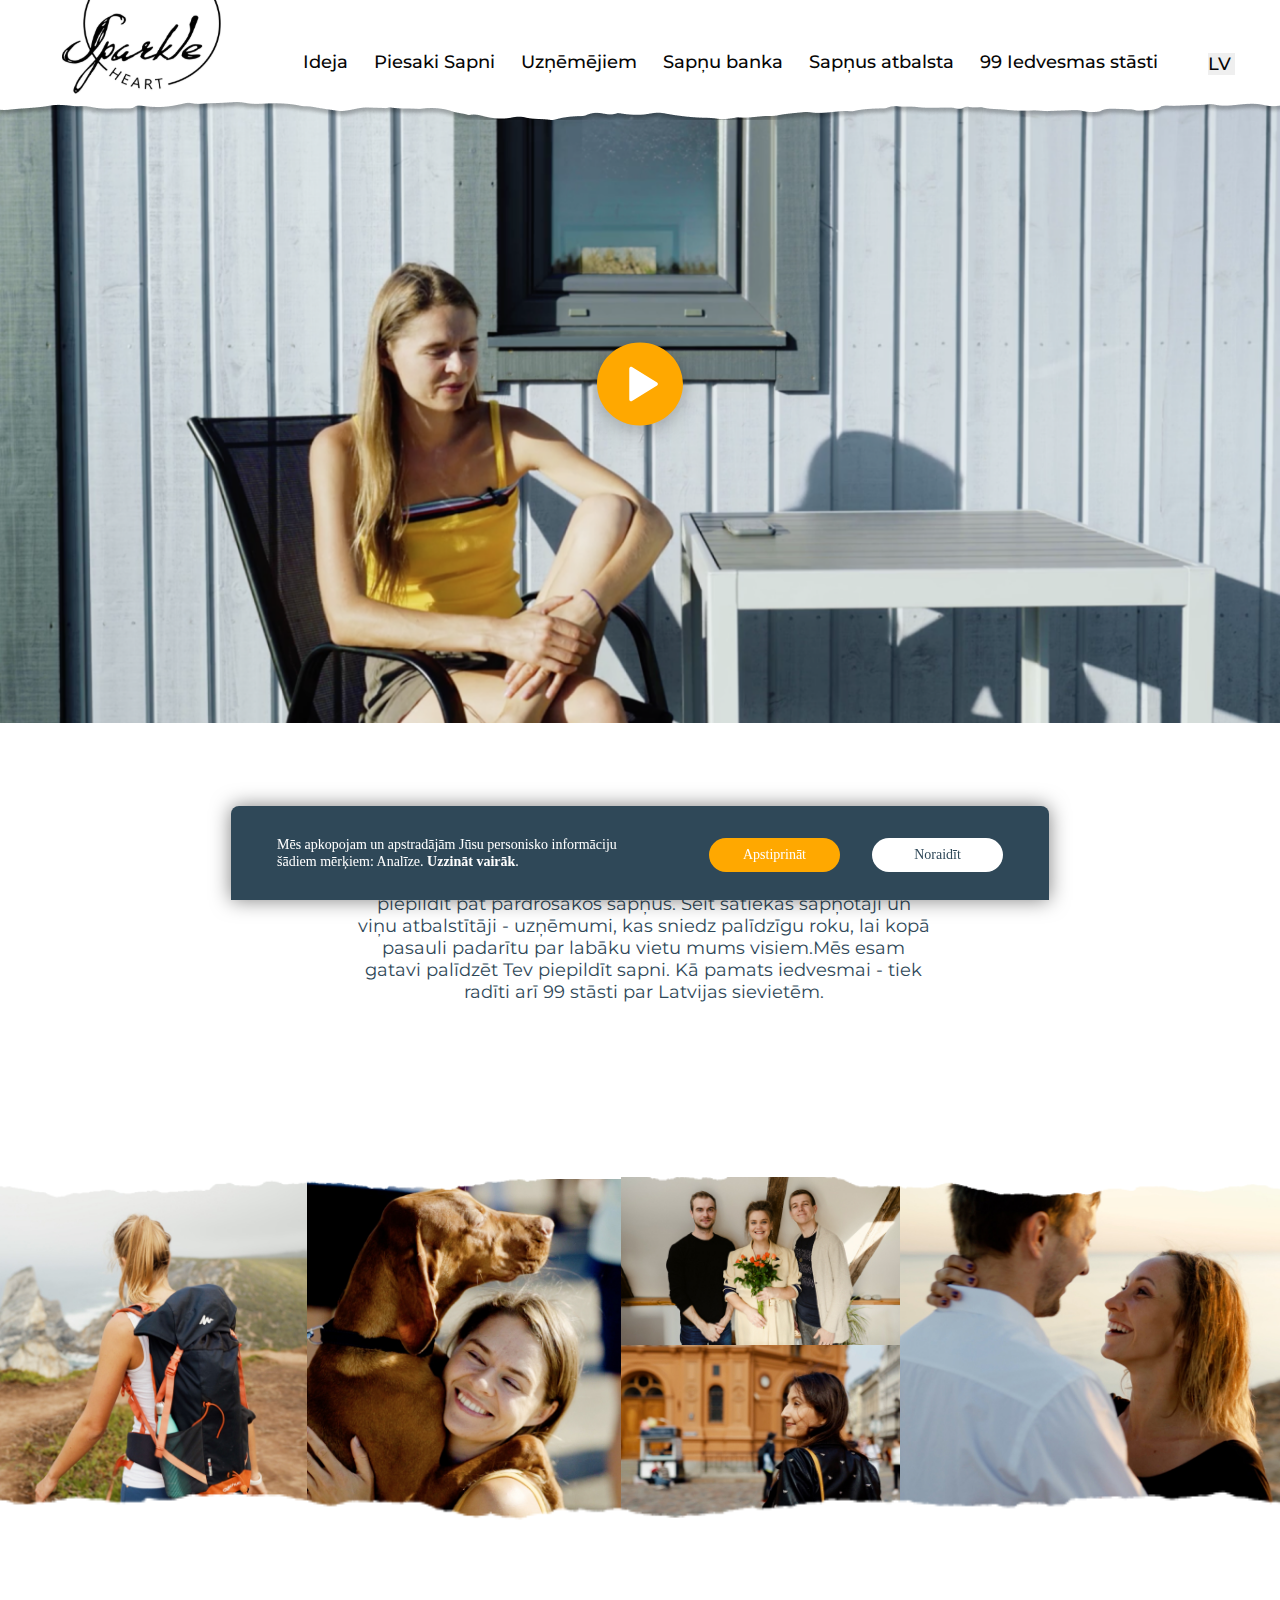
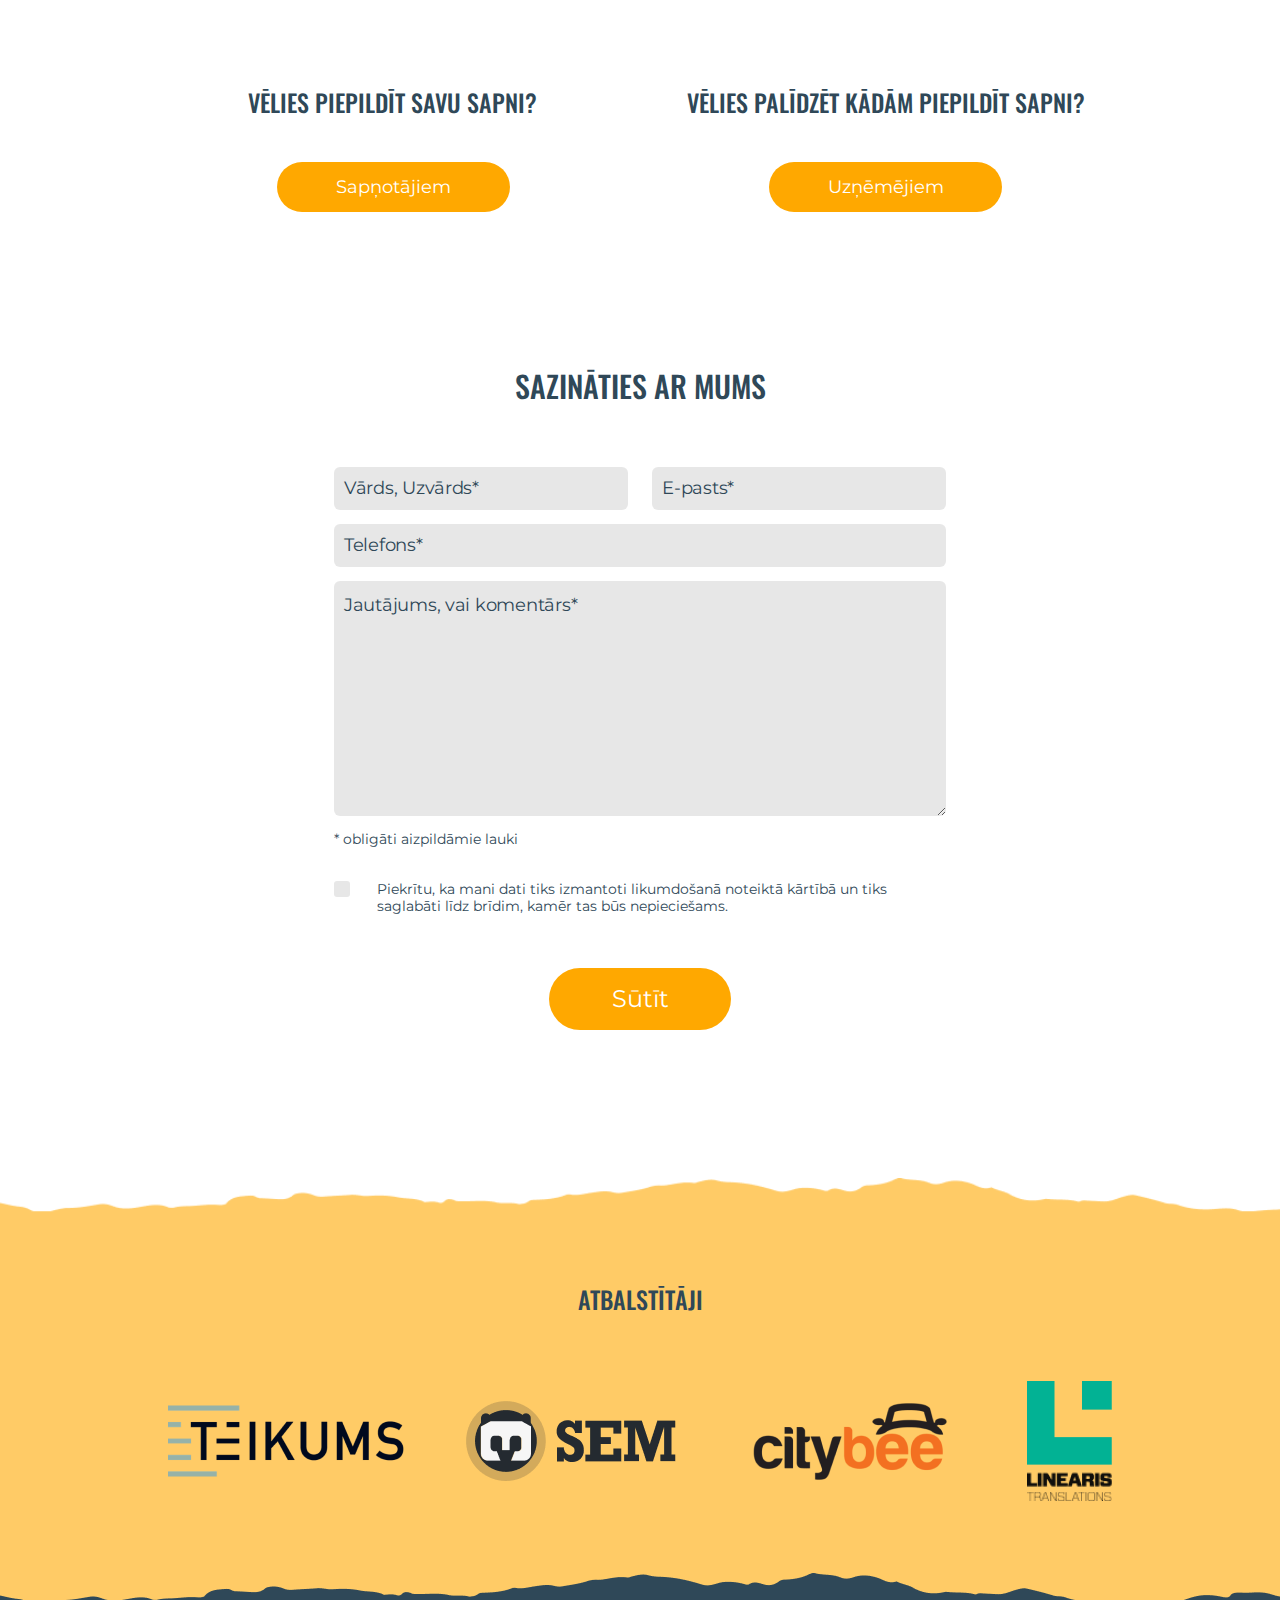
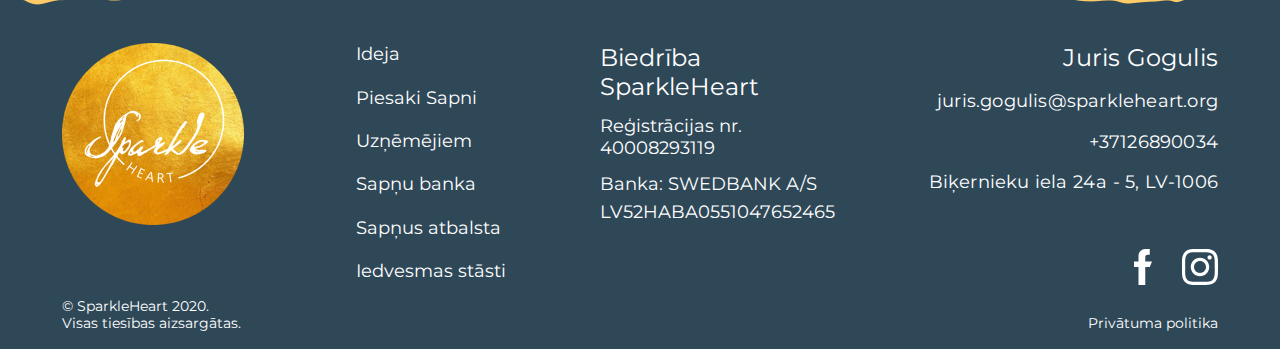
<file: index.html>
<!DOCTYPE html>
<html lang="en">
<head>
  <meta charset="UTF-8">
  <meta http-equiv="X-UA-Compatible" content="IE=edge">
  <meta name="viewport" content="width=device-width, initial-scale=1.0">
  <link rel="stylesheet" href="assets/css/style.css">
  <link rel="icon" type="image/png" sizes="16x16" href="./assets/img/Favicon_small.png">
  <link rel="icon" type="image/png" sizes="32x32" href="./assets/img/Favicon_medium.png">
  <link rel="icon" type="image/png"  sizes="96x96" href="./assets/img/Favicon_large.png">
  <title>Home</title>
</head>
<body>
  <header class="header"  id="header-background">
    <img class="logo" id="logo" src="assets/img/BlackLogo 3.svg" alt="#">
    <nav class="nav" id="links">
      <a class="nav-link" href="ideja.html">Ideja</a>
      <a class="nav-link" href="piesaki_sapni.html">Piesaki Sapni</a>
      <a class="nav-link" href="uznemejiem.html">Uzņēmējiem</a>
      <a class="nav-link" href="sapnu_banka.html">Sapņu banka</a>
      <a class="nav-link" href="sapnus_atbalsta.html">Sapņus atbalsta</a>
      <a class="nav-link" href="iedvesmas_stasti.html">99 Iedvesmas stāsti</a>
      <select class="language" name="lV">
        <option lang="lV" value="LV">LV</option>
        <option lang="EN" value="EN">EN</option>
        <option lang="RU" value="RU">RU</option>
      </select>
    </nav>
    <div class="hamburger" id="hamburger">
      <div class="bar"></div>
    </div>
    <nav class="mobile-nav" id="mobile-nav">
      <div class="languages">
        <a href=#">LV</a>
        <a href="#">EN</a>
        <a href="#">RU</a>
      </div>
        <a class="nav-link" href="ideja.html">Ideja</a>
        <a class="nav-link" href="piesaki_sapni.html">Piesaki Sapni</a>
        <a class="nav-link" href="uznemejiem.html">Uzņēmējiem</a>
        <a class="nav-link" href="sapnu_banka.html">Sapņu banka</a>
        <a class="nav-link" href="sapnus_atbalsta.html">Sapņus atbalsta</a>
        <a class="nav-link" href="iedvesmas_stasti.html">99 Iedvesmas stāsti</a>
    </nav>
  </header>
  <main class="main">
    <section class="hero">
      <img class="hero-image" src="./assets/img/Sparkle Video 1.png" alt="">
      <img class="play-button" src="./assets/img/Vector.svg" alt="#">
    </section>
    <section class="description">
      <p class="Text2">SparkleHeart ir biedrība, kas radīta, lai palīdzētu cilvēkiem piepildīt pat pārdrošākos sapņus. Šeit satiekas sapņotāji un viņu atbalstītāji - uzņēmumi, kas sniedz palīdzīgu roku, lai kopā pasauli padarītu par labāku vietu mums visiem.Mēs esam gatavi palīdzēt Tev piepildīt sapni. Kā pamats iedvesmai - tiek radīti arī 99 stāsti par Latvijas sievietēm.
      </p>
    </section>
    <section class="people">
      <img class="ripped-top" src="./assets/img/ripped 6 7.png" alt="#">
      <div class="column">
        <img class="people-image one"src="./assets/img/Zanda_1.jpg" alt="#">
      </div>
      <div class="column">
        <img class="people-image two"src="./assets/img/Sibilla_4.jpg" alt="#">
      </div>
      <div class="column">
          <img class="people-image three"src="./assets/img/Brinuma_meita-15.jpg" alt="#">
          <img class="people-image four"src="./assets/img/Alina_1 1.jpg" alt="#">
      </div>
      <div class="column">
        <img class="people-image five"src="./assets/img/Anda_2 1.jpg" alt="#">
      </div>
      <img class="ripped-bottom" src="./assets/img/ripped 6 9.png" alt="#">
    </section>
     <section class="call-to-action">
      <div>
        <h3 class="title-one">VĒLIES PIEPILDĪT SAVU SAPNI?</h3>
        <button class="dreamer-button">Sapņotājiem</button>
      </div>
      <div>
        <h3 class="title-two">VĒLIES PALĪDZĒT KĀDĀM PIEPILDĪT SAPNI?</h3>
        <button class="bussiness-button">Uzņēmējiem</button>
      </div>
    </section>

    <section class="contact">
      <h2>SAZINĀTIES AR MUMS</h2>
      <form  class="form" action="submit">
        <div class="name-email">
          <input type="text" placeholder="Vārds, Uzvārds*">
          <input type="text" placeholder="E-pasts*">
        </div>
        <input class="mobile" type="tel" placeholder="Telefons*">
        <textarea name="" id="" cols="30" rows="10" placeholder="Jautājums, vai komentārs*"></textarea>
      </form>
      <p class="important">* obligāti aizpildāmie lauki</p>
      <div class="rules">
        <input type="checkbox" name="" id="">
        <span>Piekrītu, ka mani dati tiks izmantoti likumdošanā noteiktā kārtībā un tiks saglabāti līdz brīdim, kamēr tas būs nepieciešams.</span>
      </div>
      <button class="send">Sūtīt</button>
    </section>
    <section class="supporters">
      <h3>ATBALSTĪTĀJI</h3>
      <div class="supporters-logos">
        <div>
          <img src="./assets/img/getlogo 1.png" alt="#">
        </div>
        <div>
          <img src="./assets/img/sem_logo-2 1.png" alt="#">
        </div>
        <div>
          <img src="./assets/img/Citybee-logo 1.png" alt="#">
        </div>
        <div>
          <img src="./assets/img/logo1 1.png" alt="#">
        </div>
      </div>
    </section>
  </main>

  <!-- Cookies  -->
  <div id="consent-popup" class="consent-popup">
    <p>Mēs apkopojam un apstradājām Jūsu personisko informāciju šādiem mērķiem: Analīze. <a href="#">Uzzināt vairāk</a>.
    </p>
    <div class="cookie-buttons">
      <button id="accept" class="send">Apstiprināt</button> 
      <button id="decline" class="send status-button">Noraidīt</button> 
    </div>
  </div>

  <!-- Scroll Up  -->
  <button id="scrollUpButton" class="scroll_up"><img class="scroll_arrow" src="./assets/img/Arrow.svg" alt="here"></button>
  <footer>
    <div class="footer-rows">
      <div class="row">
        <img class="footer-logo" src="./assets/img/GoldenV2Logo 3.png" alt="#">
        <p class="Text1">Juris Gogulis</p>
        <small>© SparkleHeart 2020.<br>Visas tiesības aizsargātas.</small>
      </div>
      <div class="row">
        <p class="Text2">Ideja</p>
        <p class="Text2">Piesaki Sapni</p>
        <p class="Text2">Uzņēmējiem</p>
        <p class="Text2">Sapņu banka</p>
        <p class="Text2">Sapņus atbalsta</p>
        <p class="Text2">Iedvesmas stāsti</p>
      </div>
      <div class="row">
        <p class="Text1">Biedrība SparkleHeart</p>
        <p class="Text2">Reģistrācijas nr. 40008293119</p>
        <p class="Text2">Banka: SWEDBANK A/S</p>
        <p class="Text2">LV52HABA0551047652465</p>
      </div>
      <div class="row">
        <p class="Text1">Juris Gogulis</p>
        <p class="Text2">juris.gogulis@sparkleheart.org</p>
        <p class="Text2">+37126890034</p>
        <p class="Text2">Biķernieku iela 24a - 5, LV-1006</p>
        <p class="Text1">Skatīt rekvizītus</p>
        <div class="socials">
          <img src="./assets/img/facebook.svg" alt="#">
          <img src="./assets/img/instagram.svg" alt="#">
        </div>
        <small class="for-mobile">© SparkleHeart 2020. Visas tiesības aizsargātas.</small>
        <small>Privātuma politika</small>
      </div>
    </div>
  </footer>
  <script src="assets/js/theme.js"></script>
</body>
</html>
</file>
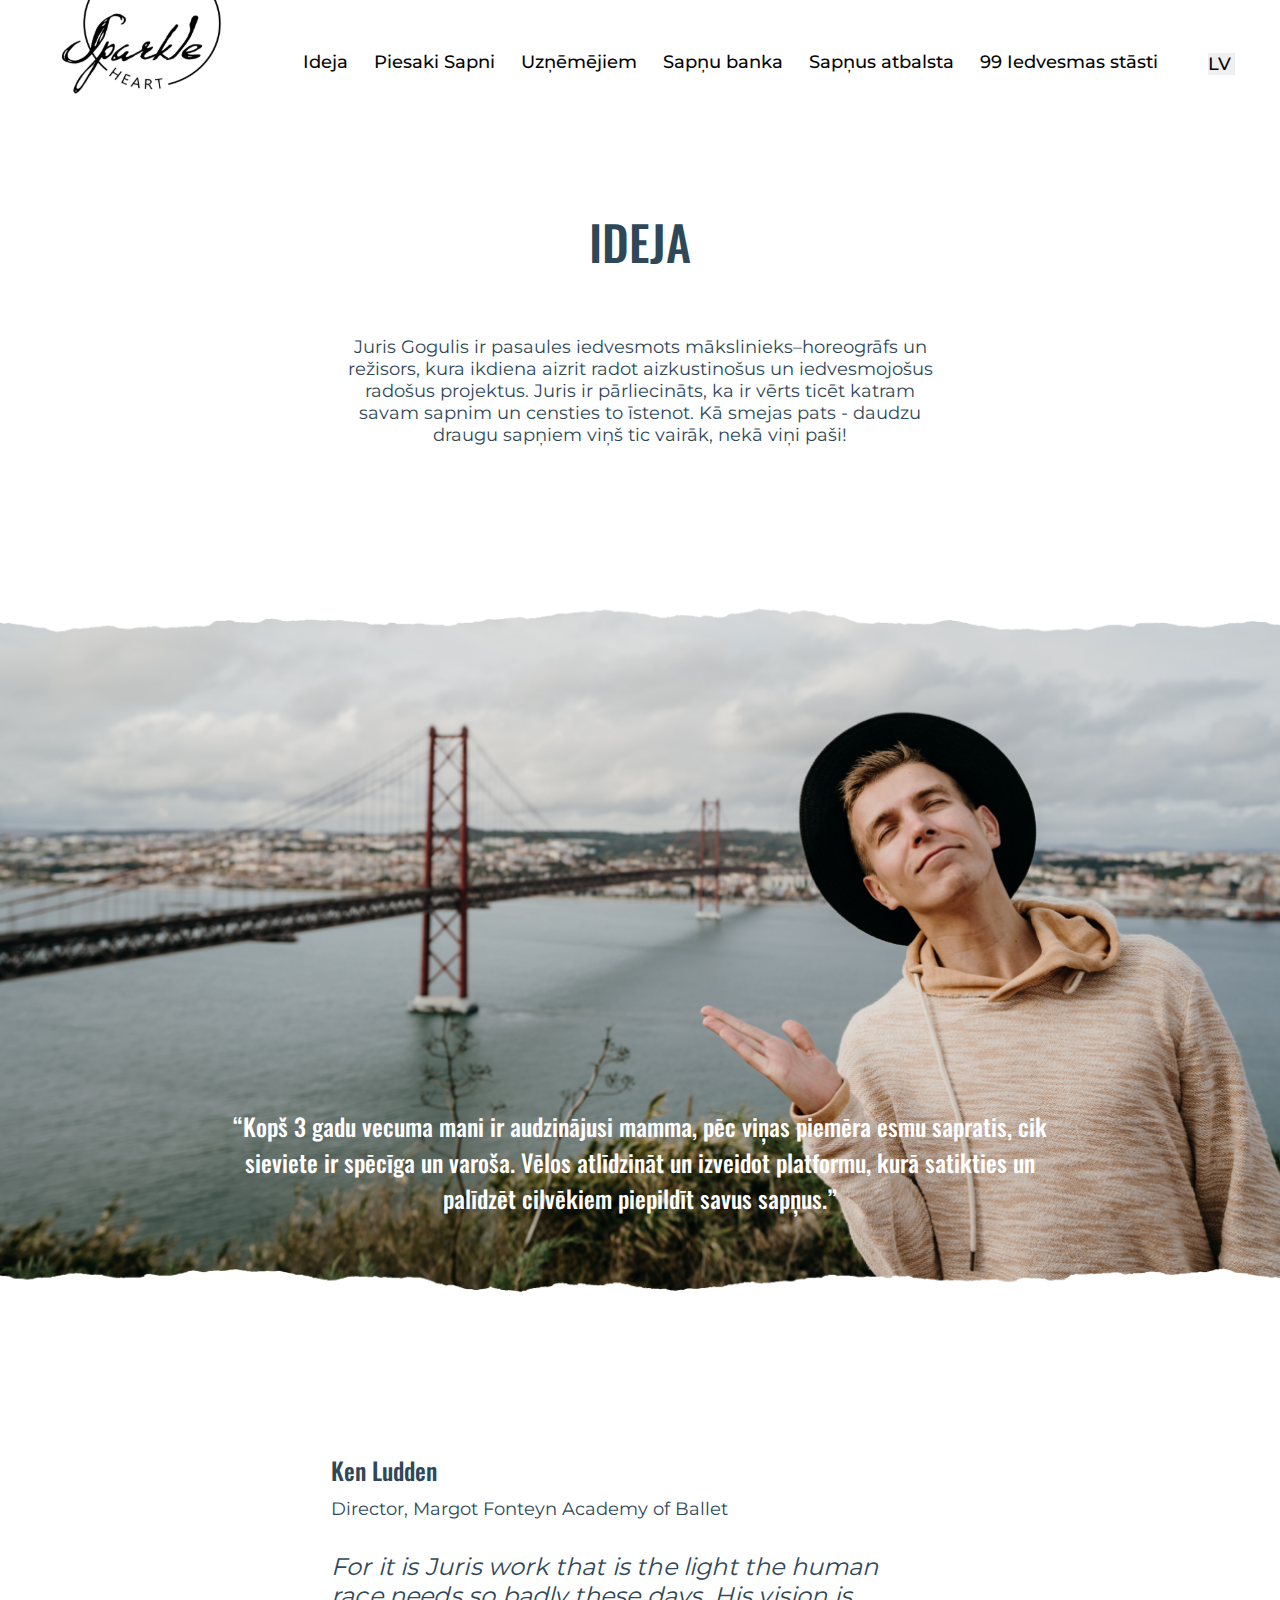
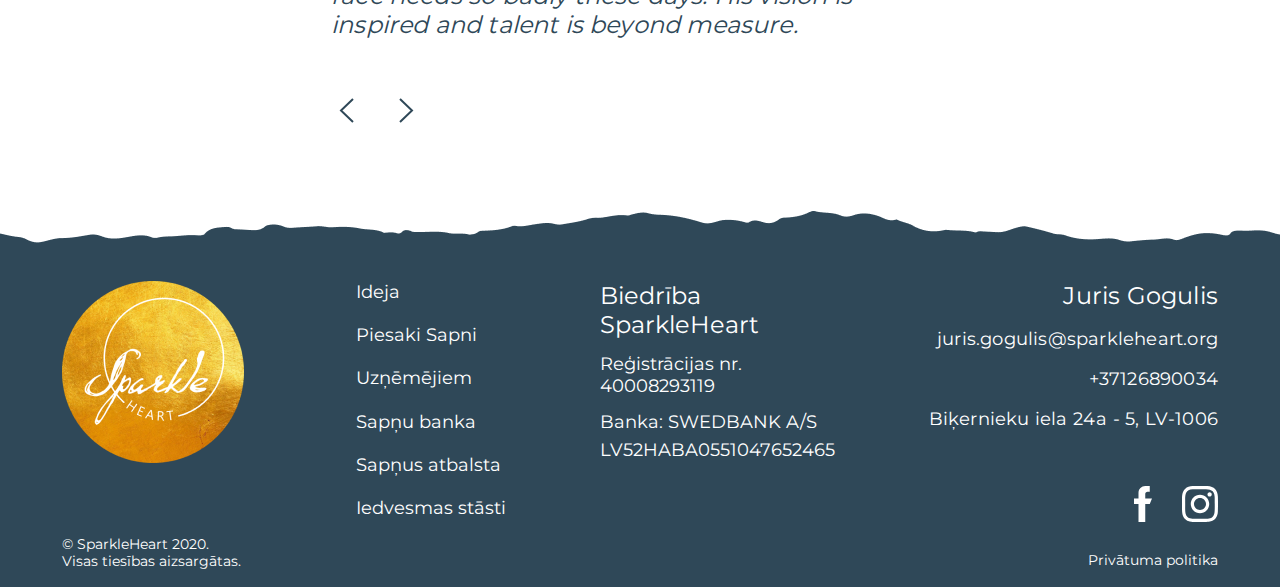
<file: ideja.html>
<!DOCTYPE html>
<html lang="en">
<head>
  <meta charset="UTF-8">
  <meta http-equiv="X-UA-Compatible" content="IE=edge">
  <meta name="viewport" content="width=device-width, initial-scale=1.0">
  <link rel="stylesheet" href="assets/css/style.css">
  <link rel="icon" type="image/png" sizes="16x16" href="./assets/img/Favicon_small.png">
  <link rel="icon" type="image/png" sizes="32x32" href="./assets/img/Favicon_medium.png">
  <link rel="icon" type="image/png"  sizes="96x96" href="./assets/img/Favicon_large.png">
  <title>Ideja</title>
</head>
<body>
  <header class="header">
    <img class="logo" id="logo" src="assets/img/BlackLogo 3.svg" alt="#">
    <nav class="nav" id="links">
      <a class="nav-link" href="ideja.html">Ideja</a>
      <a class="nav-link" href="piesaki_sapni.html">Piesaki Sapni</a>
      <a class="nav-link" href="uznemejiem.html">Uzņēmējiem</a>
      <a class="nav-link" href="sapnu_banka.html">Sapņu banka</a>
      <a class="nav-link" href="sapnus_atbalsta.html">Sapņus atbalsta</a>
      <a class="nav-link" href="iedvesmas_stasti.html">99 Iedvesmas stāsti</a>
      <select class="language" name="lV">
        <option lang="lV" value="LV">LV</option>
        <option lang="EN" value="EN">EN</option>
        <option lang="RU" value="RU">RU</option>
      </select>
    </nav>
    <div class="hamburger" id="hamburger">
      <div class="bar"></div>
    </div>
    <nav class="mobile-nav" id="mobile-nav">
      <div class="languages">
        <a href=#">LV</a>
        <a href="#">EN</a>
        <a href="#">RU</a>
      </div>
        <a class="nav-link" href="ideja.html">Ideja</a>
        <a class="nav-link" href="piesaki_sapni.html">Piesaki Sapni</a>
        <a class="nav-link" href="uznemejiem.html">Uzņēmējiem</a>
        <a class="nav-link" href="sapnu_banka.html">Sapņu banka</a>
        <a class="nav-link" href="sapnus_atbalsta.html">Sapņus atbalsta</a>
        <a class="nav-link" href="iedvesmas_stasti.html">99 Iedvesmas stāsti</a>
    </nav>
  </header>
  <main>
    <section class="idea">
      <h1>IDEJA</h1>
      <p class="Text2">Juris Gogulis ir pasaules iedvesmots mākslinieks–horeogrāfs un režisors, kura ikdiena aizrit radot aizkustinošus un iedvesmojošus radošus projektus. Juris ir pārliecināts, ka ir vērts ticēt katram savam sapnim un censties to īstenot. Kā smejas pats - daudzu draugu sapņiem viņš tic vairāk, nekā viņi paši!</p>
    </section>
    <section class="juris">
      <img class="ripped-top" src="./assets/img/ripped 6 7.png" alt="#">
      <!-- <img class="background" src="./assets/img/Juris (1) 1.png" alt=""> -->
      <h3 class="juris-text">“Kopš 3 gadu vecuma mani ir audzinājusi mamma, pēc viņas piemēra esmu sapratis, cik sieviete ir spēcīga un varoša. Vēlos atlīdzināt un izveidot platformu, kurā satikties un palīdzēt cilvēkiem piepildīt savus sapņus.”</h3>
      <img class="ripped-bottom" src="./assets/img/ripped 6 7.png" alt="#">
    </section>
    <section class="reviews">
        <div class="arrows">
          <img class="arrow-left" src="./assets/img/right-arrow.svg"></img>
          <img class="arrow-right" src="./assets/img/right-arrow.svg"></img>
        </div>
    </section>
  </main>

  <button id="scrollUpButton" class="scroll_up"><img class="scroll_arrow" src="./assets/img/Arrow.svg" alt="here"></button>
  <footer>
    <div class="footer-rows">
      <div class="row">
        <img class="footer-logo" src="./assets/img/GoldenV2Logo 3.png" alt="#">
        <p class="Text1">Juris Gogulis</p>
        <small>© SparkleHeart 2020.<br>Visas tiesības aizsargātas.</small>
      </div>
      <div class="row">
        <p class="Text2">Ideja</p>
        <p class="Text2">Piesaki Sapni</p>
        <p class="Text2">Uzņēmējiem</p>
        <p class="Text2">Sapņu banka</p>
        <p class="Text2">Sapņus atbalsta</p>
        <p class="Text2">Iedvesmas stāsti</p>
      </div>
      <div class="row">
        <p class="Text1">Biedrība SparkleHeart</p>
        <p class="Text2">Reģistrācijas nr. 40008293119</p>
        <p class="Text2">Banka: SWEDBANK A/S</p>
        <p class="Text2">LV52HABA0551047652465</p>
      </div>
      <div class="row">
        <p class="Text1">Juris Gogulis</p>
        <p class="Text2">juris.gogulis@sparkleheart.org</p>
        <p class="Text2">+37126890034</p>
        <p class="Text2">Biķernieku iela 24a - 5, LV-1006</p>
        <p class="Text1">Skatīt rekvizītus</p>
        <div class="socials">
          <img src="./assets/img/facebook.svg" alt="#">
          <img src="./assets/img/instagram.svg" alt="#">
        </div>
        <small class="for-mobile">© SparkleHeart 2020. Visas tiesības aizsargātas.</small>
        <small>Privātuma politika</small>
      </div>
    </div>
  </footer>
  <script src="assets/js/slider.js"></script>
  <script src="assets/js/theme.js"></script>
</body>
</html>
</file>
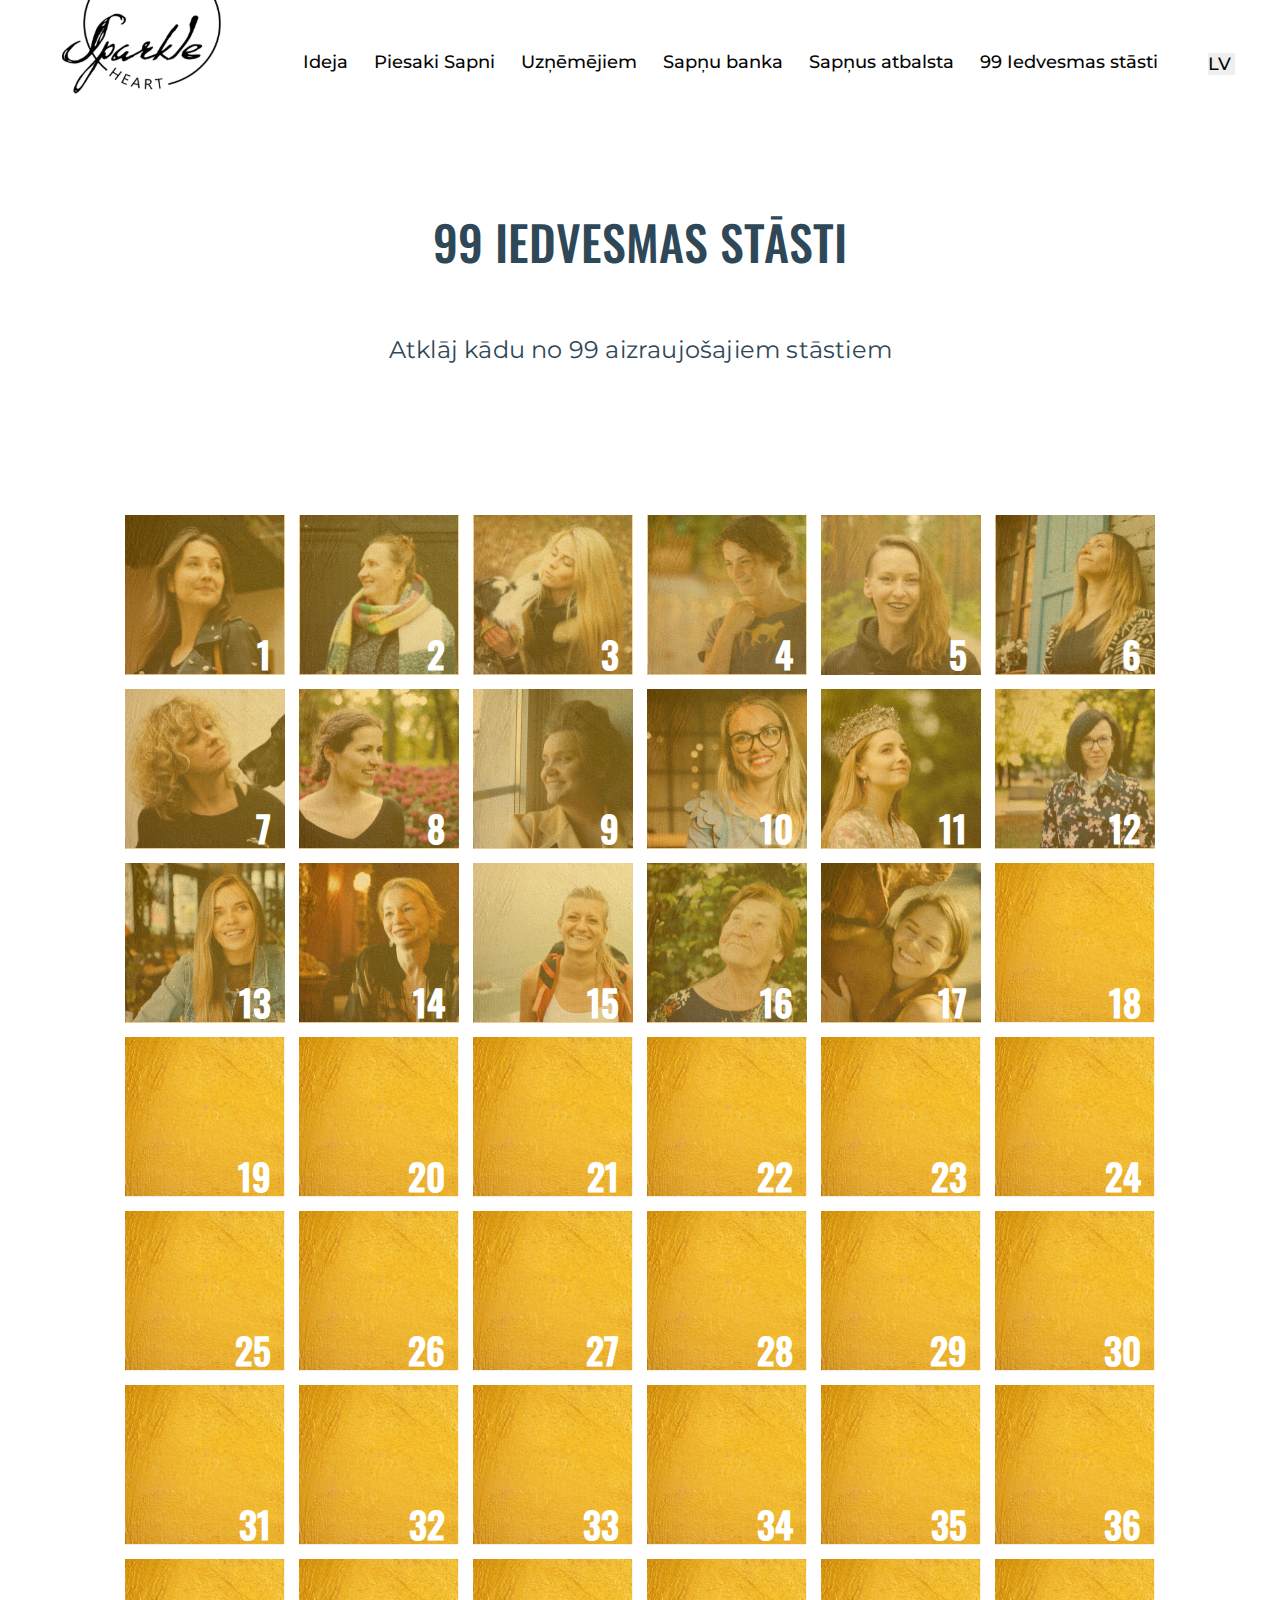
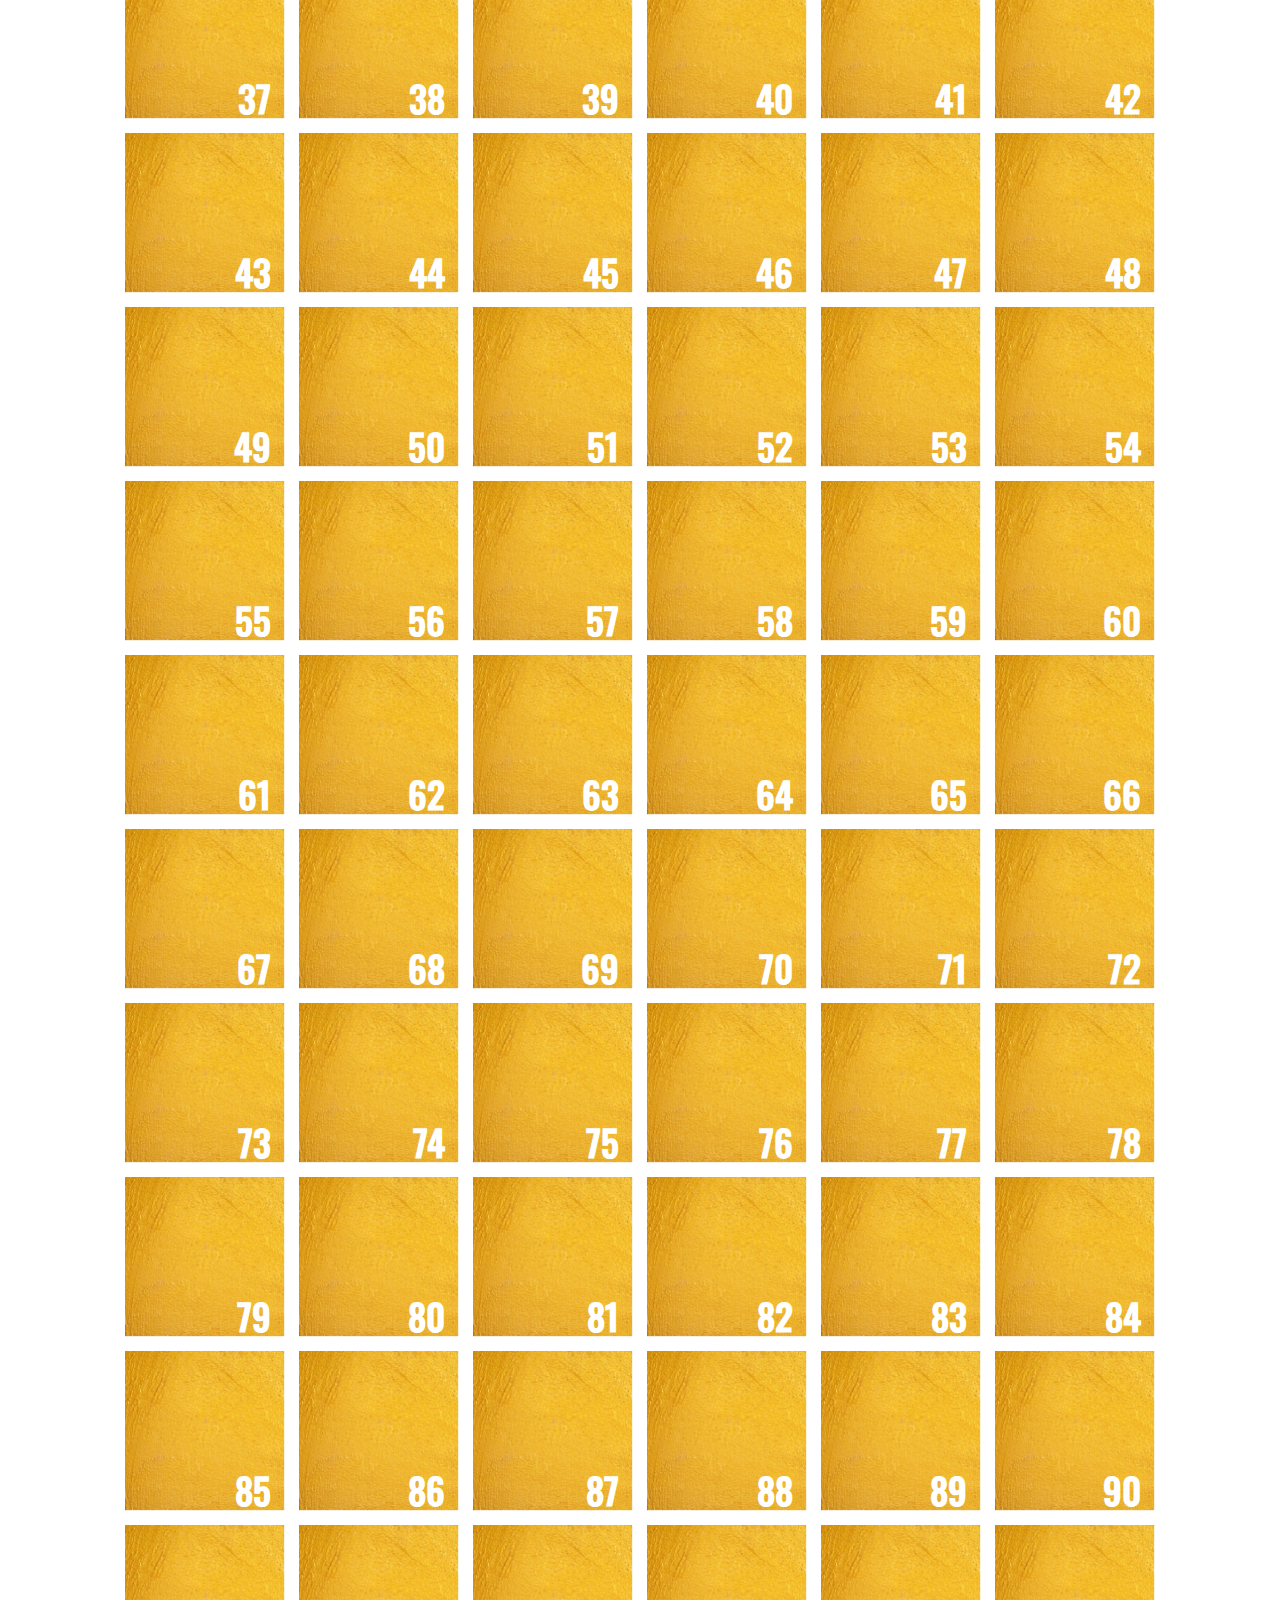
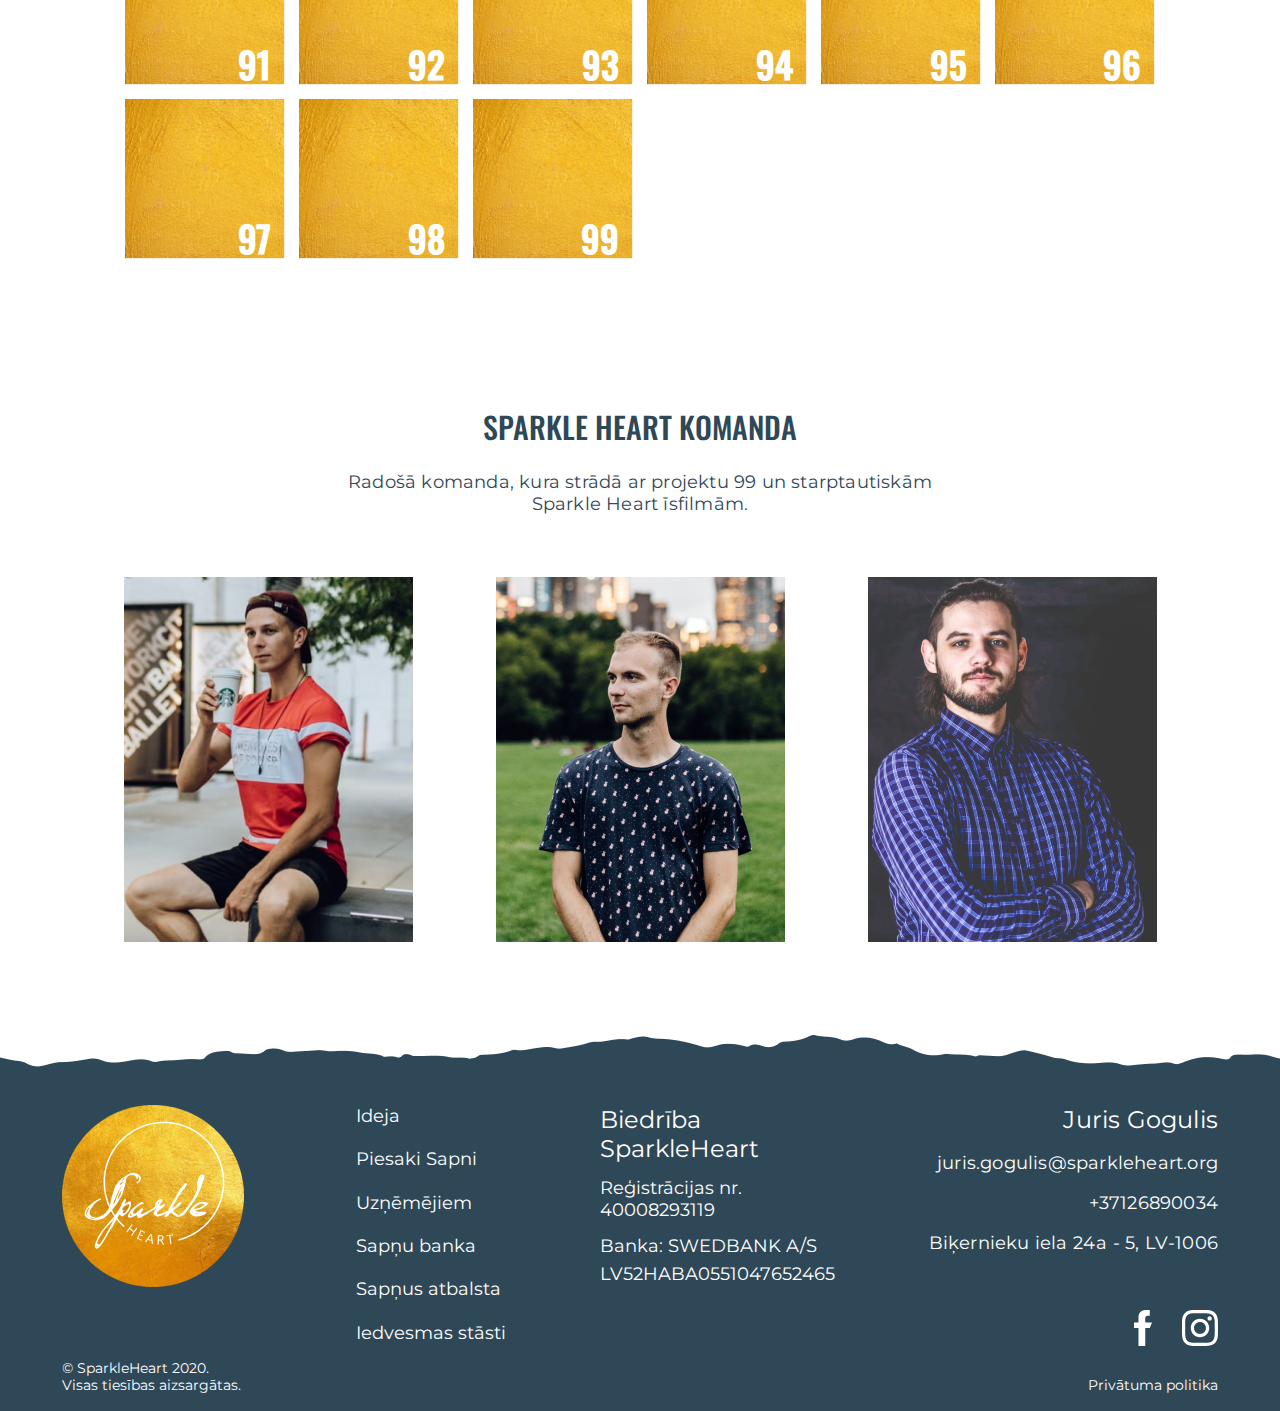
<file: iedvesmas_stasti.html>
<!DOCTYPE html>
<html lang="en">
<head>
  <meta charset="UTF-8">
  <meta http-equiv="X-UA-Compatible" content="IE=edge">
  <meta name="viewport" content="width=device-width, initial-scale=1.0">
  <link rel="stylesheet" href="assets/css/style.css">
  <link rel="icon" type="image/png" sizes="16x16" href="./assets/img/Favicon_small.png">
  <link rel="icon" type="image/png" sizes="32x32" href="./assets/img/Favicon_medium.png">
  <link rel="icon" type="image/png"  sizes="96x96" href="./assets/img/Favicon_large.png">
  <title>Home</title>
</head>
<body>
  <header class="header">
    <img class="logo" id="logo" src="assets/img/BlackLogo 3.svg" alt="#">
    <nav class="nav" id="links">
      <a class="nav-link" href="ideja.html">Ideja</a>
      <a class="nav-link" href="piesaki_sapni.html">Piesaki Sapni</a>
      <a class="nav-link" href="uznemejiem.html">Uzņēmējiem</a>
      <a class="nav-link" href="sapnu_banka.html">Sapņu banka</a>
      <a class="nav-link" href="sapnus_atbalsta.html">Sapņus atbalsta</a>
      <a class="nav-link" href="iedvesmas_stasti.html">99 Iedvesmas stāsti</a>
      <select class="language" name="lV">
        <option lang="lV" value="LV">LV</option>
        <option lang="EN" value="EN">EN</option>
        <option lang="RU" value="RU">RU</option>
      </select>
    </nav>
    <div class="hamburger" id="hamburger">
      <div class="bar"></div>
    </div>
    <nav class="mobile-nav" id="mobile-nav">
      <div class="languages">
        <a href=#">LV</a>
        <a href="#">EN</a>
        <a href="#">RU</a>
      </div>
        <a class="nav-link" href="ideja.html">Ideja</a>
        <a class="nav-link" href="piesaki_sapni.html">Piesaki Sapni</a>
        <a class="nav-link" href="uznemejiem.html">Uzņēmējiem</a>
        <a class="nav-link" href="sapnu_banka.html">Sapņu banka</a>
        <a class="nav-link" href="sapnus_atbalsta.html">Sapņus atbalsta</a>
        <a class="nav-link" href="iedvesmas_stasti.html">99 Iedvesmas stāsti</a>
    </nav>
  </header>
  <main class="main iedvesmas-stasti">
    <section class="top">
      <h1>99 IEDVESMAS STĀSTI</h1>
      <p class="Text1">Atklāj kādu no 99 aizraujošajiem stāstiem
      </p>
    </section>

    <section id="video-grid" class="video-grid container">
      <!-- <button class="skatit-vairak">Skatīt vairāk</button> -->
    </section>

    <section class="team">
      <h2>SPARKLE HEART KOMANDA</h2>
      <p class="Text2">Radošā komanda, kura strādā ar projektu 99 un starptautiskām Sparkle Heart īsfilmām.
      </p>
      <div class="team-members">
        <div class="team-member">
          <img src="./assets/img/team-juris.png" alt="#">
          <div class="text-overlay">
            <p class="Text2">Idejas ģenerators un režisors</p>
            <h3>Juris Gogulis</h3>
          </div>
        </div>
        <div class="team-member">
          <img src="./assets/img/team-girts.png" alt="#">
          <div class="text-overlay">
            <p class="Text2">Operators un montāžas speciālists</p>
            <h3>Ģirts Ceriņš</h3>
          </div>
        </div>
        <div class="team-member">
          <img src="./assets/img/team-janis.png" alt="#">
          <div class="text-overlay">
            <p class="Text2">Animācijas un grafiskā dizaina meistars</p>
            <h3>Jānis Zurģis</h3>
          </div>
        </div>
      </div>
    </section>

  
  </main>
  <button id="scrollUpButton" class="scroll_up"><img class="scroll_arrow" src="./assets/img/Arrow.svg" alt="here"></button>
  
  <footer>
    <div class="footer-rows">
      <div class="row">
        <img class="footer-logo" src="./assets/img/GoldenV2Logo 3.png" alt="#">
        <p class="Text1">Juris Gogulis</p>
        <small>© SparkleHeart 2020.<br>Visas tiesības aizsargātas.</small>
      </div>
      <div class="row">
        <p class="Text2">Ideja</p>
        <p class="Text2">Piesaki Sapni</p>
        <p class="Text2">Uzņēmējiem</p>
        <p class="Text2">Sapņu banka</p>
        <p class="Text2">Sapņus atbalsta</p>
        <p class="Text2">Iedvesmas stāsti</p>
      </div>
      <div class="row">
        <p class="Text1">Biedrība SparkleHeart</p>
        <p class="Text2">Reģistrācijas nr. 40008293119</p>
        <p class="Text2">Banka: SWEDBANK A/S</p>
        <p class="Text2">LV52HABA0551047652465</p>
      </div>
      <div class="row">
        <p class="Text1">Juris Gogulis</p>
        <p class="Text2">juris.gogulis@sparkleheart.org</p>
        <p class="Text2">+37126890034</p>
        <p class="Text2">Biķernieku iela 24a - 5, LV-1006</p>
        <p class="Text1">Skatīt rekvizītus</p>
        <div class="socials">
          <img src="./assets/img/facebook.svg" alt="#">
          <img src="./assets/img/instagram.svg" alt="#">
        </div>
        <small class="for-mobile">© SparkleHeart 2020. Visas tiesības aizsargātas.</small>
        <small>Privātuma politika</small>
      </div>
    </div>
  </footer>
  </footer>
  <script src="assets/js/videoGrid.js"></script>
  <script src="assets/js/theme.js"></script>
</body>
</html>
</file>
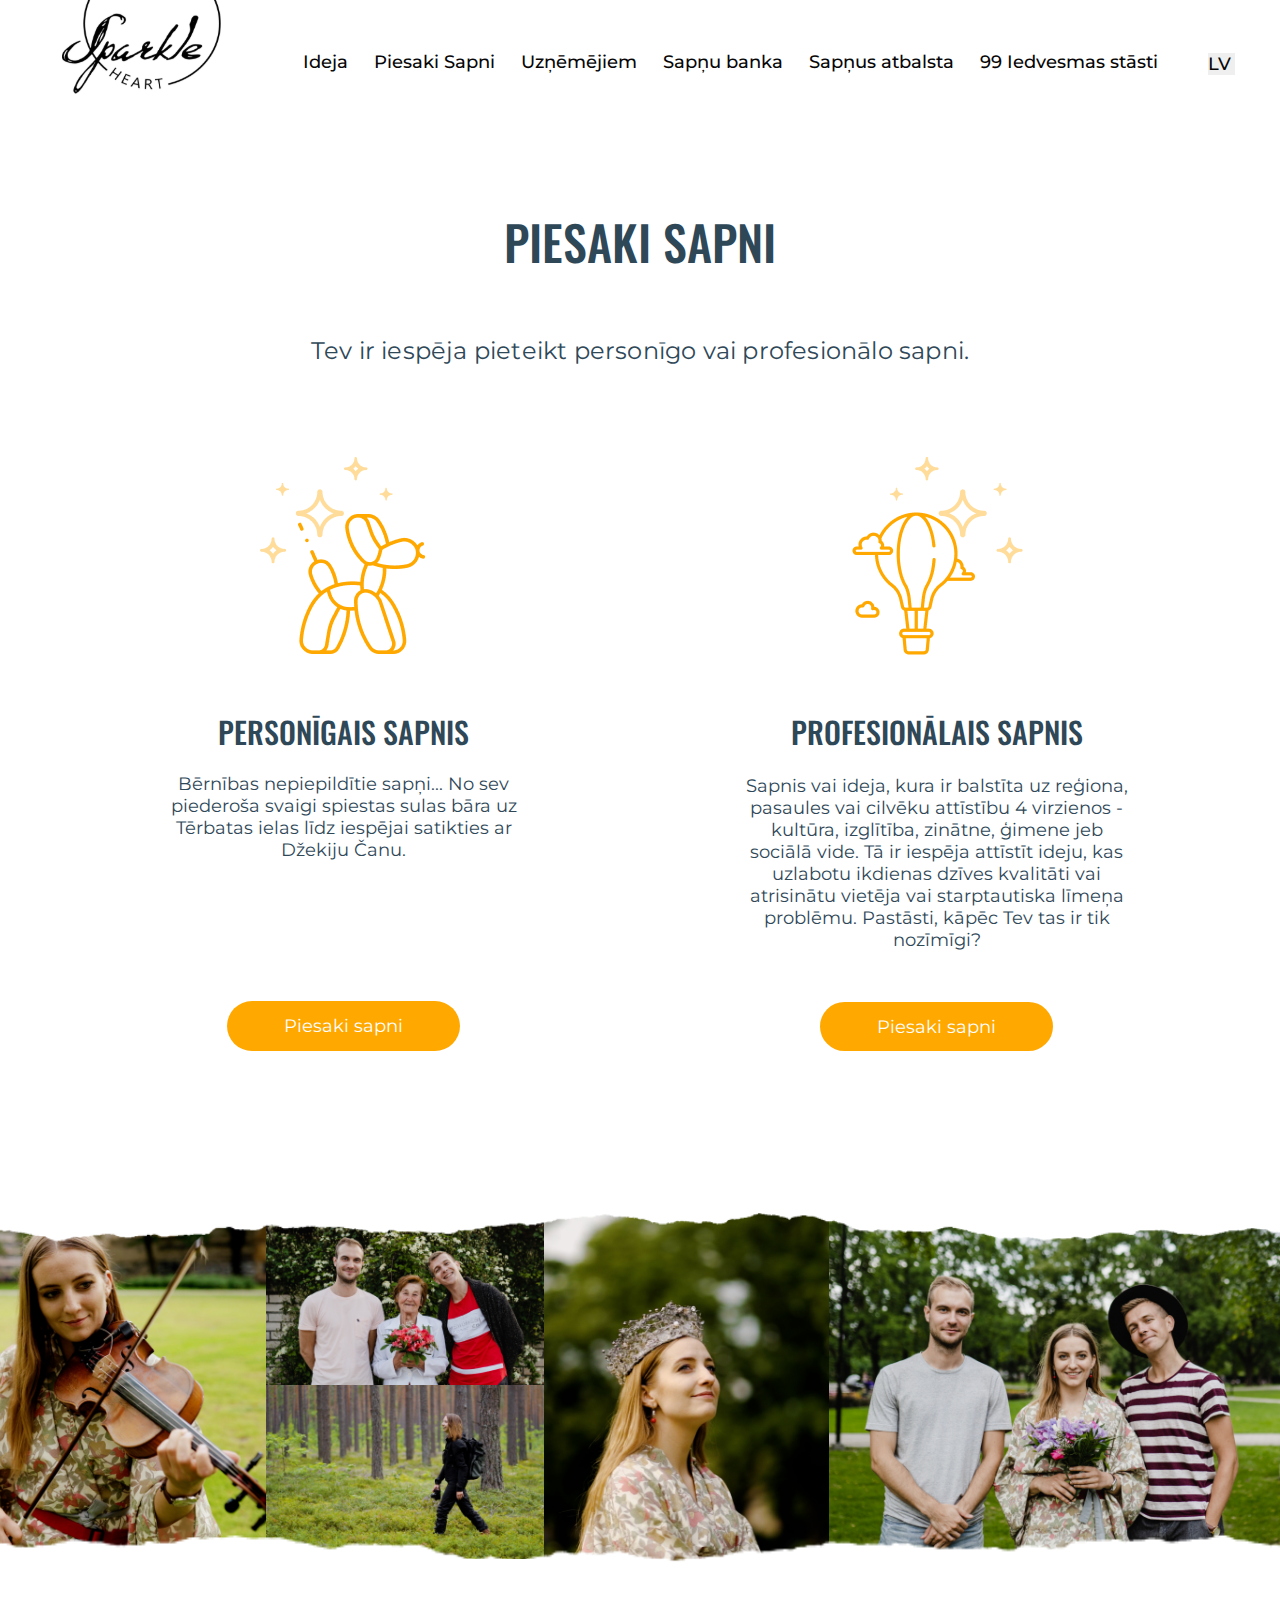
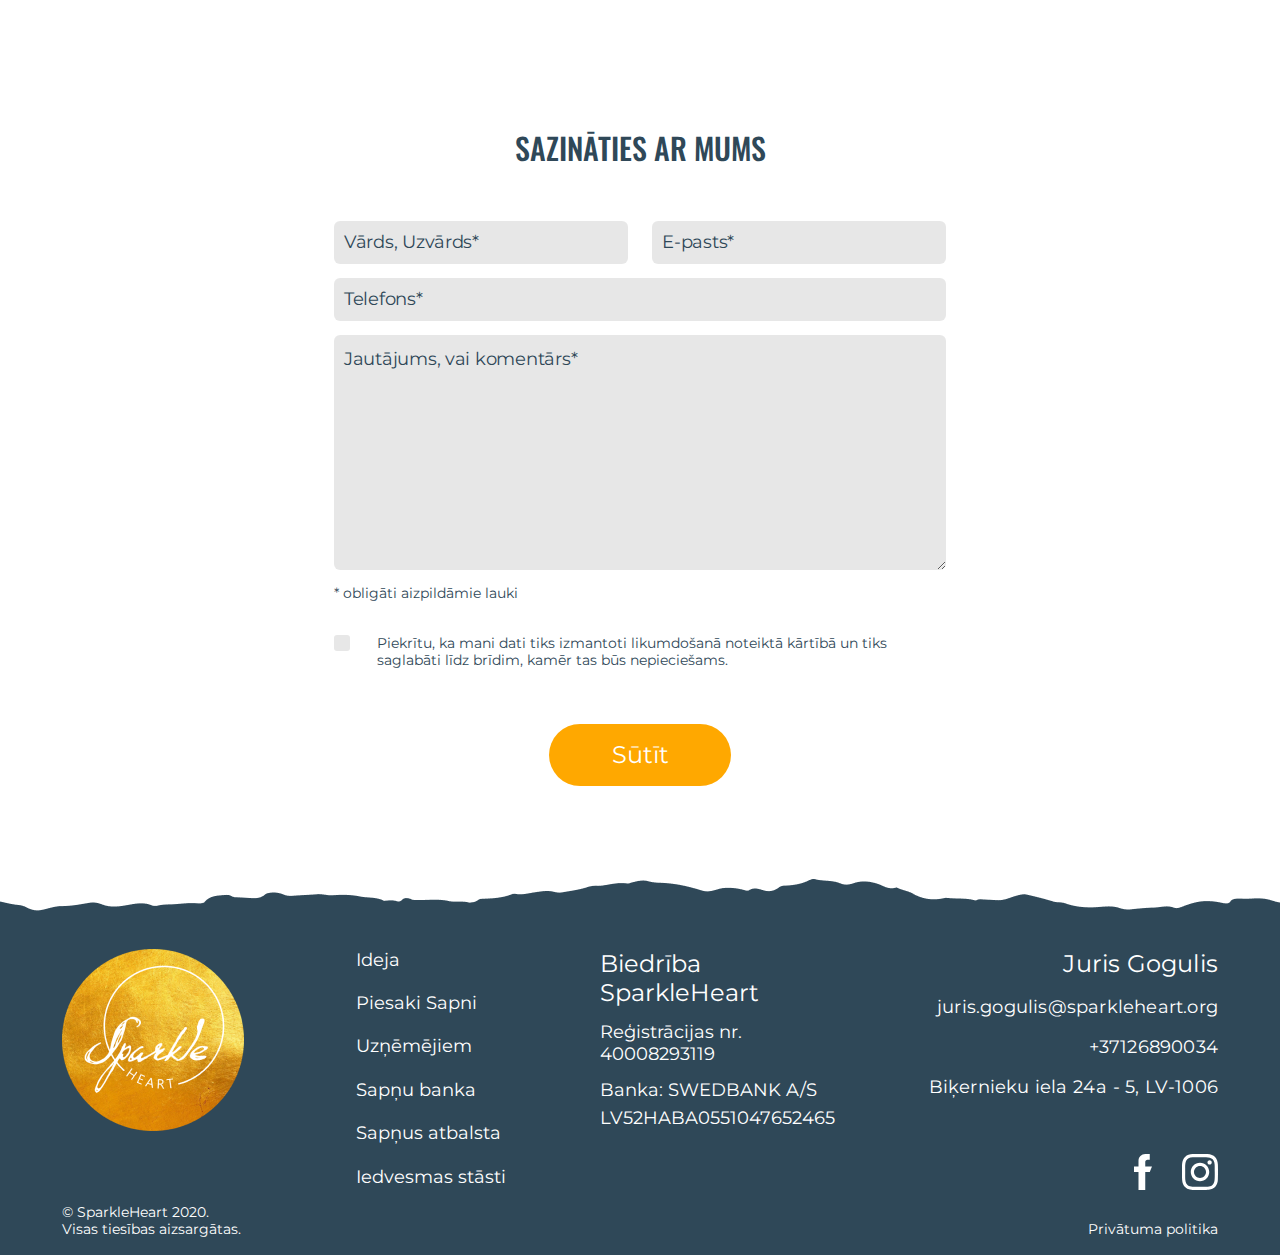
<file: piesaki_sapni.html>
<!DOCTYPE html>
<html lang="en">
<head>
  <meta charset="UTF-8">
  <meta http-equiv="X-UA-Compatible" content="IE=edge">
  <meta name="viewport" content="width=device-width, initial-scale=1.0">
  <link rel="stylesheet" href="assets/css/style.css">
  <link rel="icon" type="image/png" sizes="16x16" href="./assets/img/Favicon_small.png">
  <link rel="icon" type="image/png" sizes="32x32" href="./assets/img/Favicon_medium.png">
  <link rel="icon" type="image/png"  sizes="96x96" href="./assets/img/Favicon_large.png">
  <title>Home</title>
</head>
<body>
  <header class="header">
    <img class="logo" id="logo" src="assets/img/BlackLogo 3.svg" alt="#">
    <nav class="nav" id="links">
      <a class="nav-link" href="ideja.html">Ideja</a>
      <a class="nav-link" href="piesaki_sapni.html">Piesaki Sapni</a>
      <a class="nav-link" href="uznemejiem.html">Uzņēmējiem</a>
      <a class="nav-link" href="sapnu_banka.html">Sapņu banka</a>
      <a class="nav-link" href="sapnus_atbalsta.html">Sapņus atbalsta</a>
      <a class="nav-link" href="iedvesmas_stasti.html">99 Iedvesmas stāsti</a>
      <select class="language" name="lV">
        <option lang="lV" value="LV">LV</option>
        <option lang="EN" value="EN">EN</option>
        <option lang="RU" value="RU">RU</option>
      </select>
    </nav>
    <div class="hamburger" id="hamburger">
      <div class="bar"></div>
    </div>
    <nav class="mobile-nav" id="mobile-nav">
      <div class="languages">
        <a href=#">LV</a>
        <a href="#">EN</a>
        <a href="#">RU</a>
      </div>
        <a class="nav-link" href="ideja.html">Ideja</a>
        <a class="nav-link" href="piesaki_sapni.html">Piesaki Sapni</a>
        <a class="nav-link" href="uznemejiem.html">Uzņēmējiem</a>
        <a class="nav-link" href="sapnu_banka.html">Sapņu banka</a>
        <a class="nav-link" href="sapnus_atbalsta.html">Sapņus atbalsta</a>
        <a class="nav-link" href="iedvesmas_stasti.html">99 Iedvesmas stāsti</a>
    </nav>
  </header>
  <main class="main dream">
    <section class="piesaki-sapni">
      <h1>PIESAKI SAPNI</h1>
      <p class="Text1">Tev ir iespēja pieteikt personīgo vai profesionālo sapni.
      </p>
    </section>
    <section class="choose-dream">
      <div>
        <img src="./assets/img/dog-icon.png" alt="#">
        <h2 class="title-one">PERSONĪGAIS SAPNIS</h2>
        <p class="Text2">Bērnības nepiepildītie sapņi... No sev piederoša svaigi spiestas sulas bāra uz Tērbatas ielas līdz iespējai satikties ar Džekiju Čanu.</p>
        <button class="dreamer-button">Piesaki sapni</button>
      </div>
      <div>
        <img src="./assets/img/balloon-icon.png" alt="#">
        <h2 class="title-two">PROFESIONĀLAIS SAPNIS</h2>
        <p class="Text2">Sapnis vai ideja, kura ir balstīta uz reģiona, pasaules vai cilvēku attīstību 4 virzienos - kultūra, izglītība, zinātne, ģimene jeb sociālā vide. Tā ir iespēja attīstīt ideju, kas uzlabotu ikdienas dzīves kvalitāti vai atrisinātu vietēja vai starptautiska līmeņa problēmu. Pastāsti, kāpēc Tev tas ir tik nozīmīgi?</p>
        <button class="bussiness-button">Piesaki sapni</button>
      </div>
    </section>
    <section class="people-2">
      <img class="ripped-top" src="./assets/img/ripped 6 7.png" alt="#">
      <img class="ripped-top-mobile" src="./assets/img/ripped 6 7 mobile.png" alt="#">
      <div class="dream-image-wrapper">
        <div class="column">
          <img class="people-image one" src="./assets/img/Lauma_4.png" alt="#">
        </div>
        <div class="column">
            <img class="people-image three" src="./assets/img/Brinuma_meita-3.png" alt="#">
            <img class="people-image four" src="./assets/img/Arta_2 1.png" alt="#">
        </div>
        <div class="column">
          <img class="people-image two" src="./assets/img/Lauma_3.png" alt="#">
        </div>
        <div class="column">
          <img class="people-image five" src="./assets/img/Brinuma_meita-2.png" alt="#">
        </div>
      </div>
      <img class="ripped-bottom" src="./assets/img/ripped 6 9.png" alt="#">
      <img class="ripped-bottom-mobile" src="./assets/img/ripped 6 8 mobile.png" alt="#">
    </section>
    
    <!-- <section class="contact dream"> -->
    <section class="contact">
      <h2>SAZINĀTIES AR MUMS</h2>
      <form  class="form" action="submit">
        <div class="name-email">
          <input type="text" placeholder="Vārds, Uzvārds*">
          <input type="text" placeholder="E-pasts*">
        </div>
        <input class="mobile" type="tel" placeholder="Telefons*">
        <textarea name="" id="" cols="30" rows="10" placeholder="Jautājums, vai komentārs*"></textarea>
      </form>
      <p class="important">* obligāti aizpildāmie lauki</p>
      <div class="rules">
        <input type="checkbox" name="" id="">
        <span>Piekrītu, ka mani dati tiks izmantoti likumdošanā noteiktā kārtībā un tiks saglabāti līdz brīdim, kamēr tas būs nepieciešams.</span>
      </div>
      <button class="send">Sūtīt</button>
    </section>
  </main>
  <button id="scrollUpButton" class="scroll_up"><img class="scroll_arrow" src="./assets/img/Arrow.svg" alt="here"></button>
  <footer>
    <div class="footer-rows">
      <div class="row">
        <img class="footer-logo" src="./assets/img/GoldenV2Logo 3.png" alt="#">
        <p class="Text1">Juris Gogulis</p>
        <small>© SparkleHeart 2020.<br>Visas tiesības aizsargātas.</small>
      </div>
      <div class="row">
        <p class="Text2">Ideja</p>
        <p class="Text2">Piesaki Sapni</p>
        <p class="Text2">Uzņēmējiem</p>
        <p class="Text2">Sapņu banka</p>
        <p class="Text2">Sapņus atbalsta</p>
        <p class="Text2">Iedvesmas stāsti</p>
      </div>
      <div class="row">
        <p class="Text1">Biedrība SparkleHeart</p>
        <p class="Text2">Reģistrācijas nr. 40008293119</p>
        <p class="Text2">Banka: SWEDBANK A/S</p>
        <p class="Text2">LV52HABA0551047652465</p>
      </div>
      <div class="row">
        <p class="Text1">Juris Gogulis</p>
        <p class="Text2">juris.gogulis@sparkleheart.org</p>
        <p class="Text2">+37126890034</p>
        <p class="Text2">Biķernieku iela 24a - 5, LV-1006</p>
        <p class="Text1">Skatīt rekvizītus</p>
        <div class="socials">
          <img src="./assets/img/facebook.svg" alt="#">
          <img src="./assets/img/instagram.svg" alt="#">
        </div>
        <small class="for-mobile">© SparkleHeart 2020. Visas tiesības aizsargātas.</small>
        <small>Privātuma politika</small>
      </div>
    </div>
  </footer>
  <script src="assets/js/theme.js"></script>
</body>
</html>
</file>
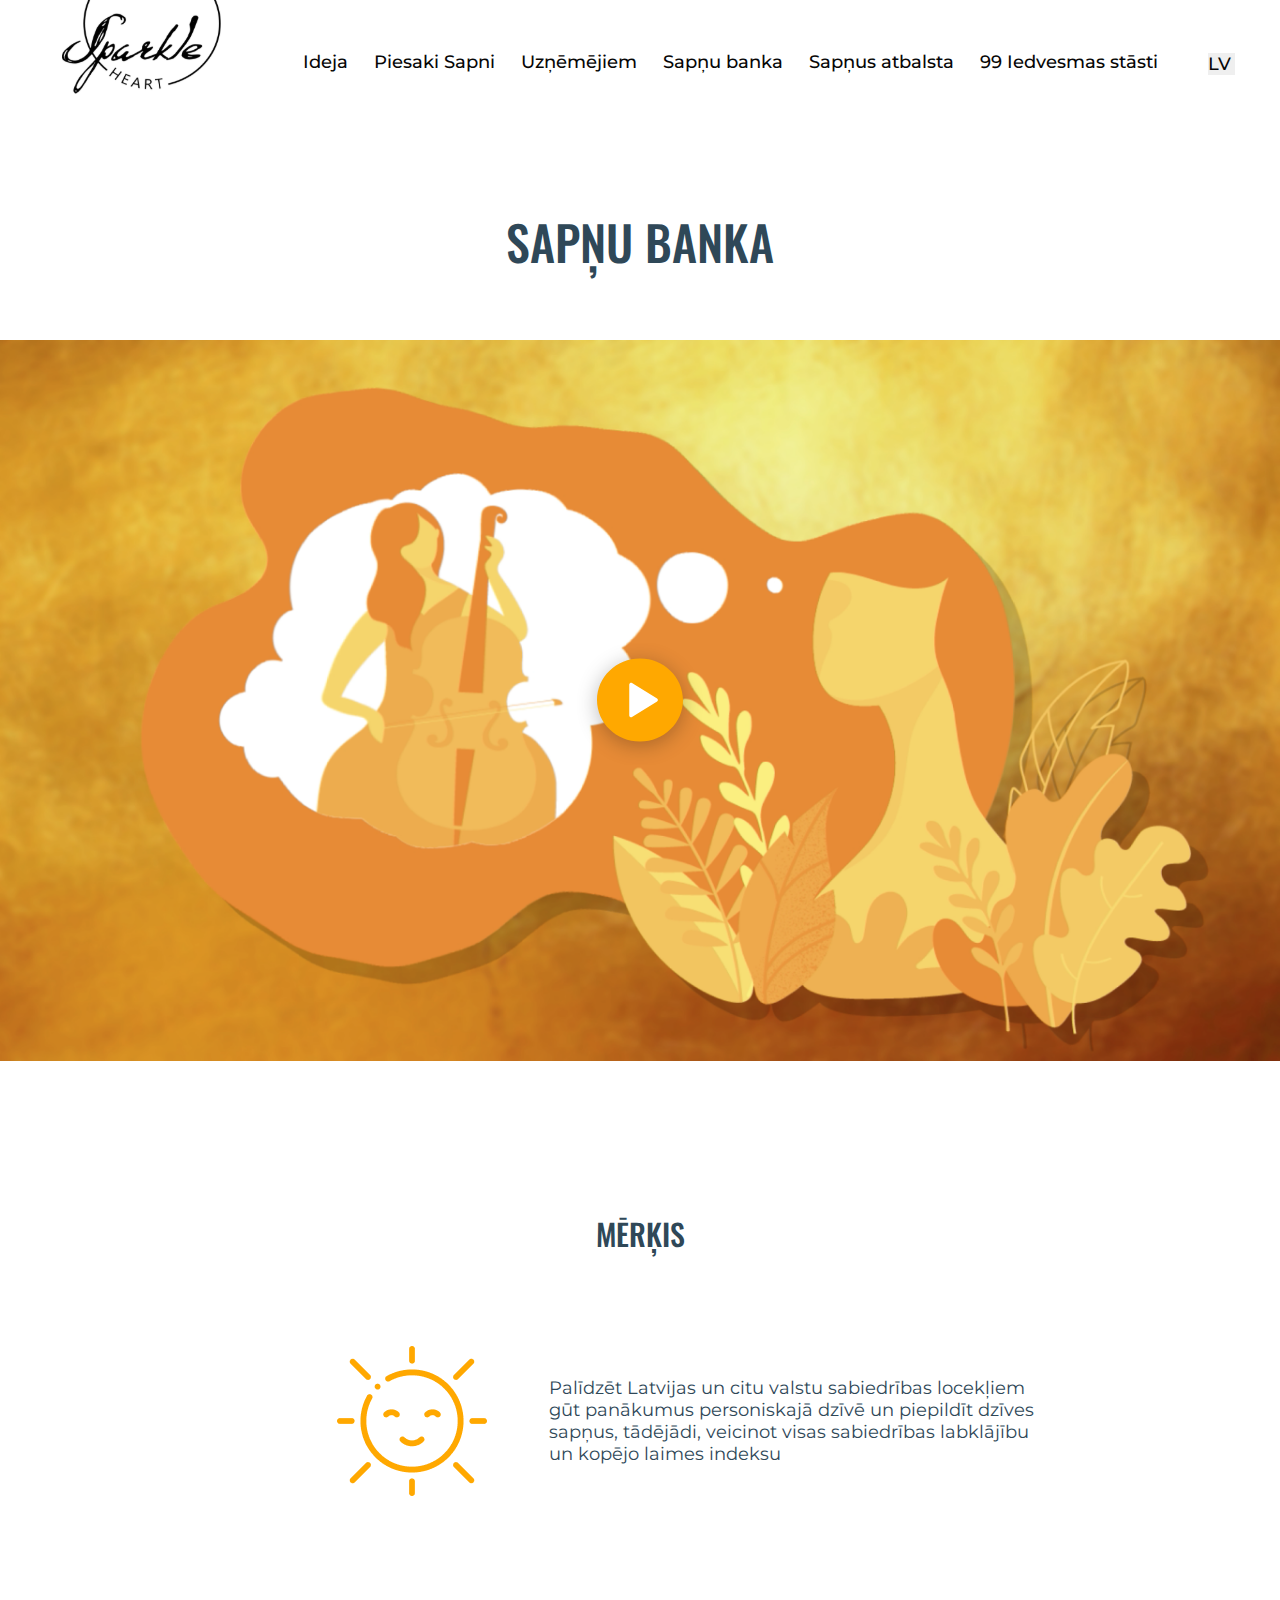
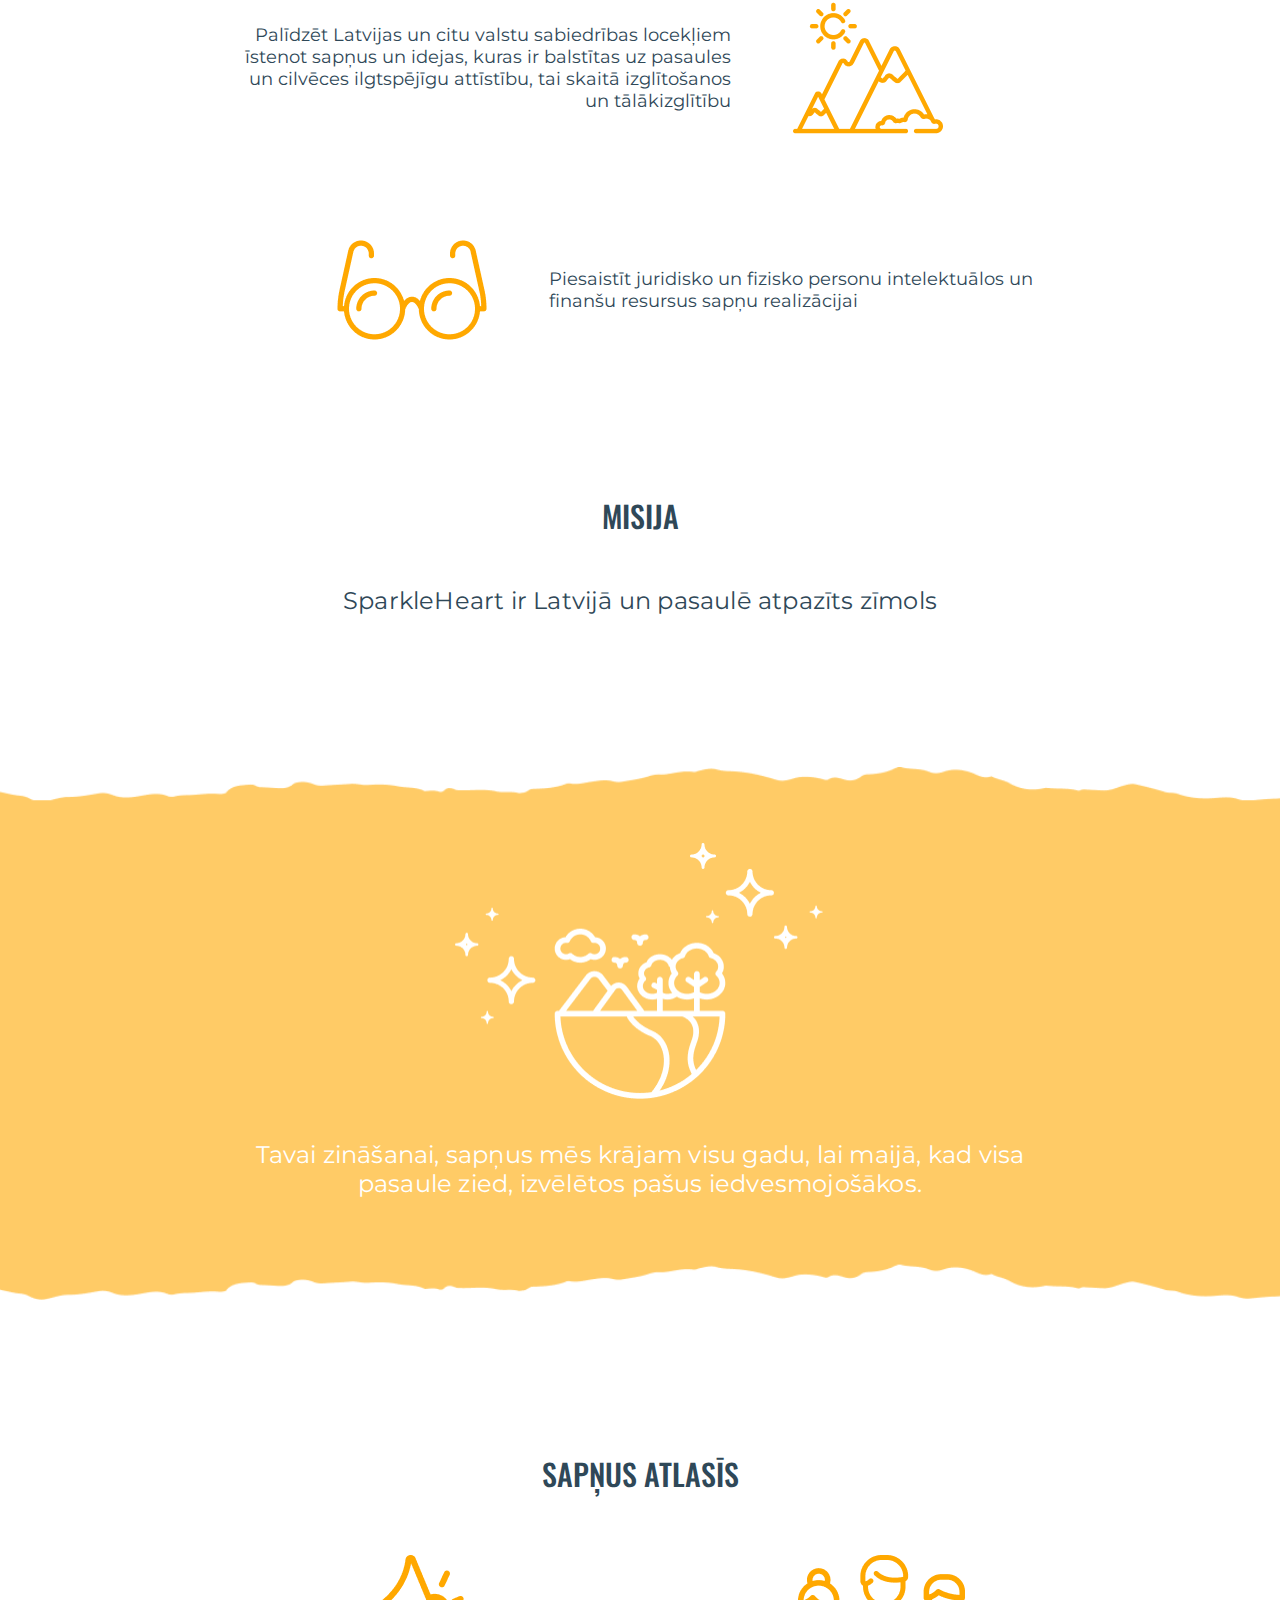
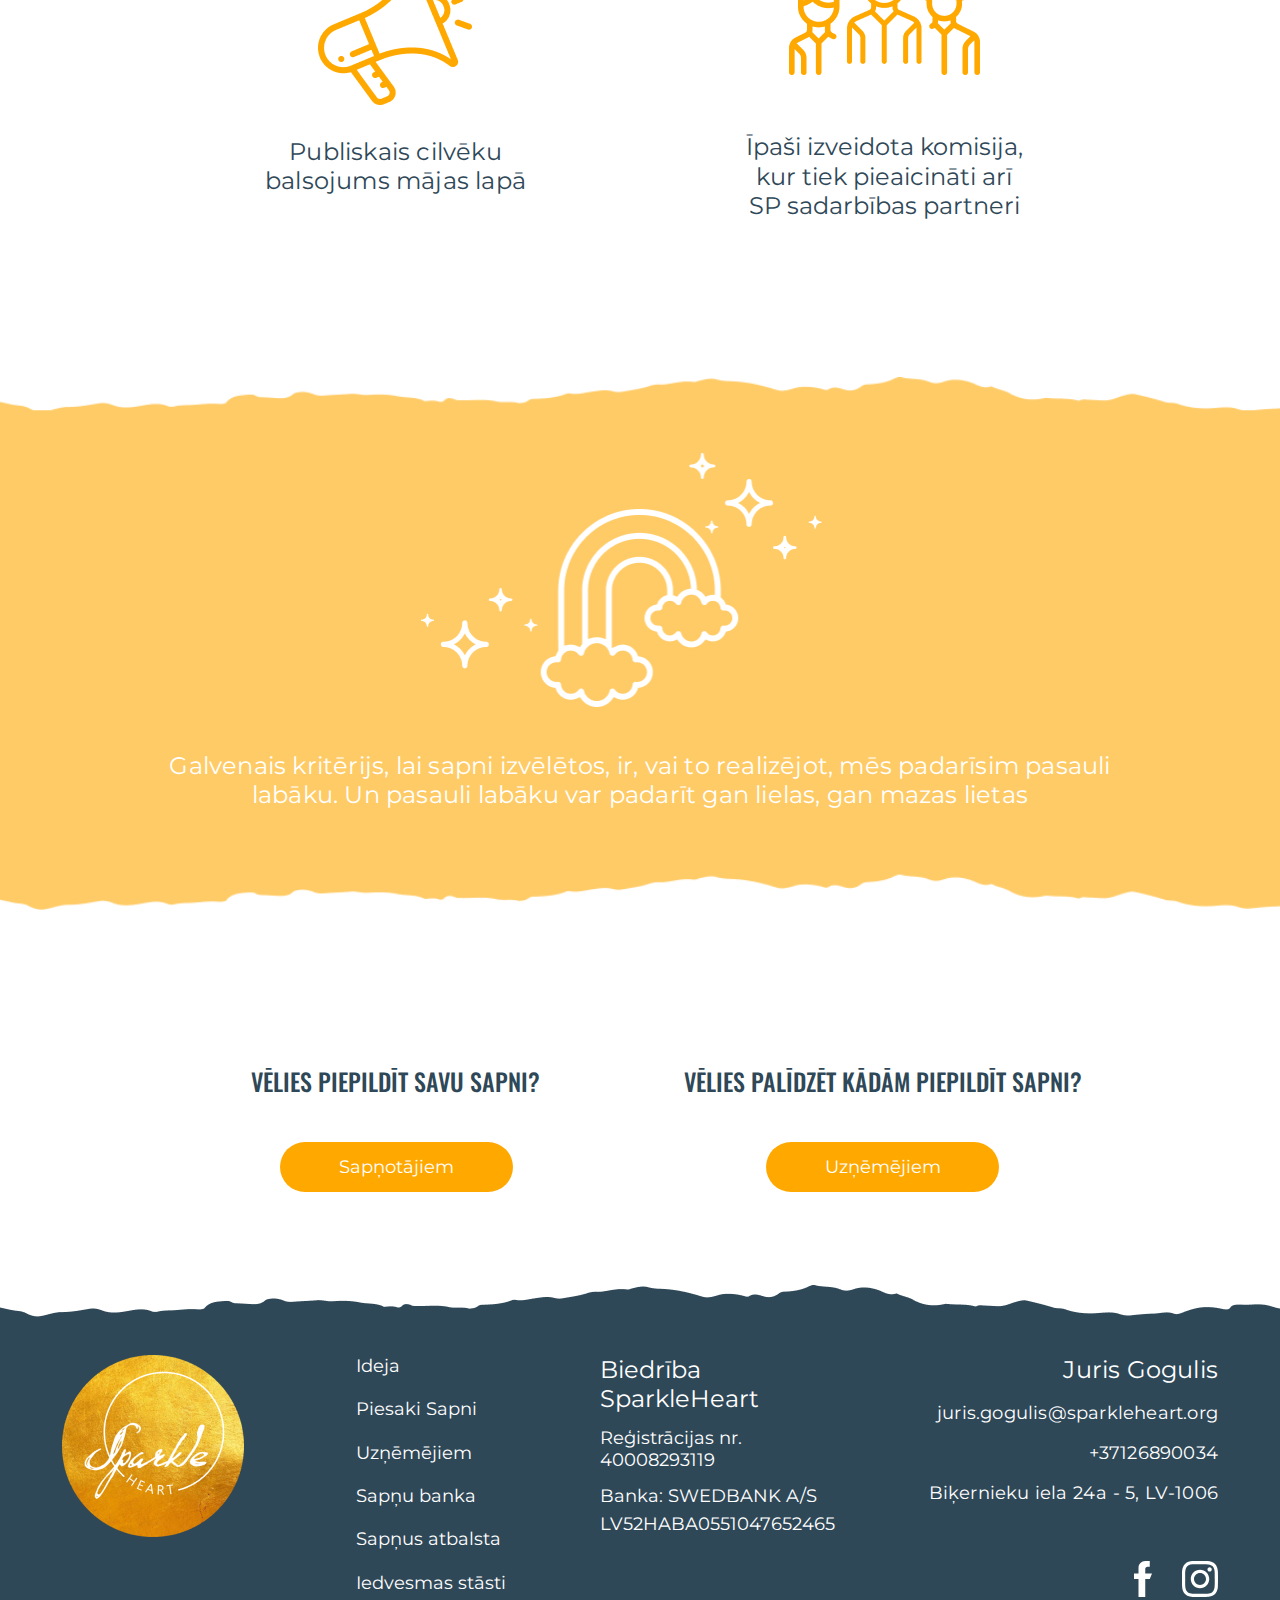
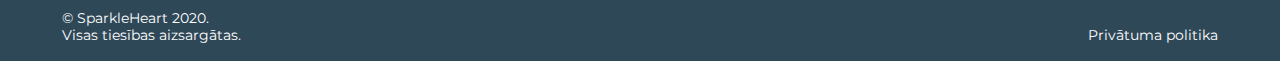
<file: sapnu_banka.html>
<!DOCTYPE html>
<html lang="en">
<head>
  <meta charset="UTF-8">
  <meta http-equiv="X-UA-Compatible" content="IE=edge">
  <meta name="viewport" content="width=device-width, initial-scale=1.0">
  <link rel="stylesheet" href="assets/css/style.css">
  <link rel="icon" type="image/png" sizes="16x16" href="./assets/img/Favicon_small.png">
  <link rel="icon" type="image/png" sizes="32x32" href="./assets/img/Favicon_medium.png">
  <link rel="icon" type="image/png"  sizes="96x96" href="./assets/img/Favicon_large.png">
  <title>Home</title>
</head>
<body>
  <header class="header">
    <img class="logo" id="logo" src="assets/img/BlackLogo 3.svg" alt="#">
    <nav class="nav" id="links">
      <a class="nav-link" href="ideja.html">Ideja</a>
      <a class="nav-link" href="piesaki_sapni.html">Piesaki Sapni</a>
      <a class="nav-link" href="uznemejiem.html">Uzņēmējiem</a>
      <a class="nav-link" href="sapnu_banka.html">Sapņu banka</a>
      <a class="nav-link" href="sapnus_atbalsta.html">Sapņus atbalsta</a>
      <a class="nav-link" href="iedvesmas_stasti.html">99 Iedvesmas stāsti</a>
      <select class="language" name="lV">
        <option lang="lV" value="LV">LV</option>
        <option lang="EN" value="EN">EN</option>
        <option lang="RU" value="RU">RU</option>
      </select>
    </nav>
    <div class="hamburger" id="hamburger">
      <div class="bar"></div>
    </div>
    <nav class="mobile-nav" id="mobile-nav">
      <div class="languages">
        <a href=#">LV</a>
        <a href="#">EN</a>
        <a href="#">RU</a>
      </div>
        <a class="nav-link" href="ideja.html">Ideja</a>
        <a class="nav-link" href="piesaki_sapni.html">Piesaki Sapni</a>
        <a class="nav-link" href="uznemejiem.html">Uzņēmējiem</a>
        <a class="nav-link" href="sapnu_banka.html">Sapņu banka</a>
        <a class="nav-link" href="sapnus_atbalsta.html">Sapņus atbalsta</a>
        <a class="nav-link" href="iedvesmas_stasti.html">99 Iedvesmas stāsti</a>
    </nav>
  </header>
  <main class="main sapnu-banka">
    <section class="top">
      <h1>SAPŅU BANKA</h1>
    </section>

    <section class="hero">
      <img class="hero-image" src="./assets/img/sapnu banka hero.png" alt="#">
      <img class="play-button" src="./assets/img/Vector.svg" alt="#">
    </section>

    <section class="goal-mission">
      <h2>MĒRĶIS</h2>
      <div class="goal-mission-row">
        <img src="./assets/img/sun icon.png" alt="#">
        <p class="Text2">Palīdzēt Latvijas un citu valstu sabiedrības locekļiem gūt panākumus personiskajā dzīvē un piepildīt dzīves sapņus, tādējādi, veicinot visas sabiedrības labklājību un kopējo laimes indeksu</p>
      </div>
      <div class="goal-mission-row">
        <img src="./assets/img/mountain icon.png" alt="#">
        <p class="Text2">Palīdzēt Latvijas un citu valstu sabiedrības locekļiem īstenot sapņus un idejas, kuras ir balstītas uz pasaules un cilvēces ilgtspējīgu attīstību, tai skaitā izglītošanos un tālākizglītību</p>
      </div>
      <div class="goal-mission-row">
        <img src="./assets/img/glasses icon.png" alt="#">
        <p class="Text2">Piesaistīt juridisko un fizisko personu intelektuālos un finanšu resursus sapņu realizācijai</p>
      </div>
      <h2>MISIJA</h2>
      <p class="Text1">SparkleHeart ir Latvijā un pasaulē atpazīts zīmols</p>

    </section>

    

    <section class="between">
      <img class="between-img-1" src="./assets/img/scenery icon.png" alt="#">
      <p class="Text1 between-text-1">Tavai zināšanai, sapņus mēs krājam visu gadu, lai maijā, kad visa pasaule zied, izvēlētos pašus iedvesmojošākos.</p>
    </section>

    <section class="sapnus-atlasis">
      <h2>SAPŅUS ATLASĪS</h2>
      <div>
        <div>
          <img src="./assets/img/speaker icon.png" alt="#">
          <p class="Text1">Publiskais cilvēku balsojums mājas lapā</p>
        </div>
        <div>
          <img src="./assets/img/people icon.png" alt="#">
          <p class="Text1">Īpaši izveidota komisija, kur tiek pieaicināti arī <br> SP sadarbības partneri</p>
        </div>
      </div>
    </section>

    <section class="between">
      <img class="between-img-2" src="./assets/img/rainbow icon.png" alt="#">
      <p class="Text1 between-text-2">Galvenais kritērijs, lai sapni izvēlētos, ir, vai to realizējot, mēs padarīsim pasauli labāku. Un pasauli labāku var padarīt gan lielas, gan mazas lietas</p>
    </section>

    <section class="call-to-action">
      <div>
        <h3 class="title-one">VĒLIES PIEPILDĪT SAVU SAPNI?</h3>
        <button class="dreamer-button">Sapņotājiem</button>
      </div>
      <div>
        <h3 class="title-two">VĒLIES PALĪDZĒT KĀDĀM PIEPILDĪT SAPNI?</h3>
        <button class="bussiness-button">Uzņēmējiem</button>
      </div>
    </section>
  </main>
  <button id="scrollUpButton" class="scroll_up"><img class="scroll_arrow" src="./assets/img/Arrow.svg" alt="here"></button>
  <footer>
    <div class="footer-rows">
      <div class="row">
        <img class="footer-logo" src="./assets/img/GoldenV2Logo 3.png" alt="#">
        <p class="Text1">Juris Gogulis</p>
        <small>© SparkleHeart 2020.<br>Visas tiesības aizsargātas.</small>
      </div>
      <div class="row">
        <p class="Text2">Ideja</p>
        <p class="Text2">Piesaki Sapni</p>
        <p class="Text2">Uzņēmējiem</p>
        <p class="Text2">Sapņu banka</p>
        <p class="Text2">Sapņus atbalsta</p>
        <p class="Text2">Iedvesmas stāsti</p>
      </div>
      <div class="row">
        <p class="Text1">Biedrība SparkleHeart</p>
        <p class="Text2">Reģistrācijas nr. 40008293119</p>
        <p class="Text2">Banka: SWEDBANK A/S</p>
        <p class="Text2">LV52HABA0551047652465</p>
      </div>
      <div class="row">
        <p class="Text1">Juris Gogulis</p>
        <p class="Text2">juris.gogulis@sparkleheart.org</p>
        <p class="Text2">+37126890034</p>
        <p class="Text2">Biķernieku iela 24a - 5, LV-1006</p>
        <p class="Text1">Skatīt rekvizītus</p>
        <div class="socials">
          <img src="./assets/img/facebook.svg" alt="#">
          <img src="./assets/img/instagram.svg" alt="#">
        </div>
        <small class="for-mobile">© SparkleHeart 2020. Visas tiesības aizsargātas.</small>
        <small>Privātuma politika</small>
      </div>
    </div>
  </footer>
  <script src="assets/js/theme.js"></script>
</body>
</html>
</file>
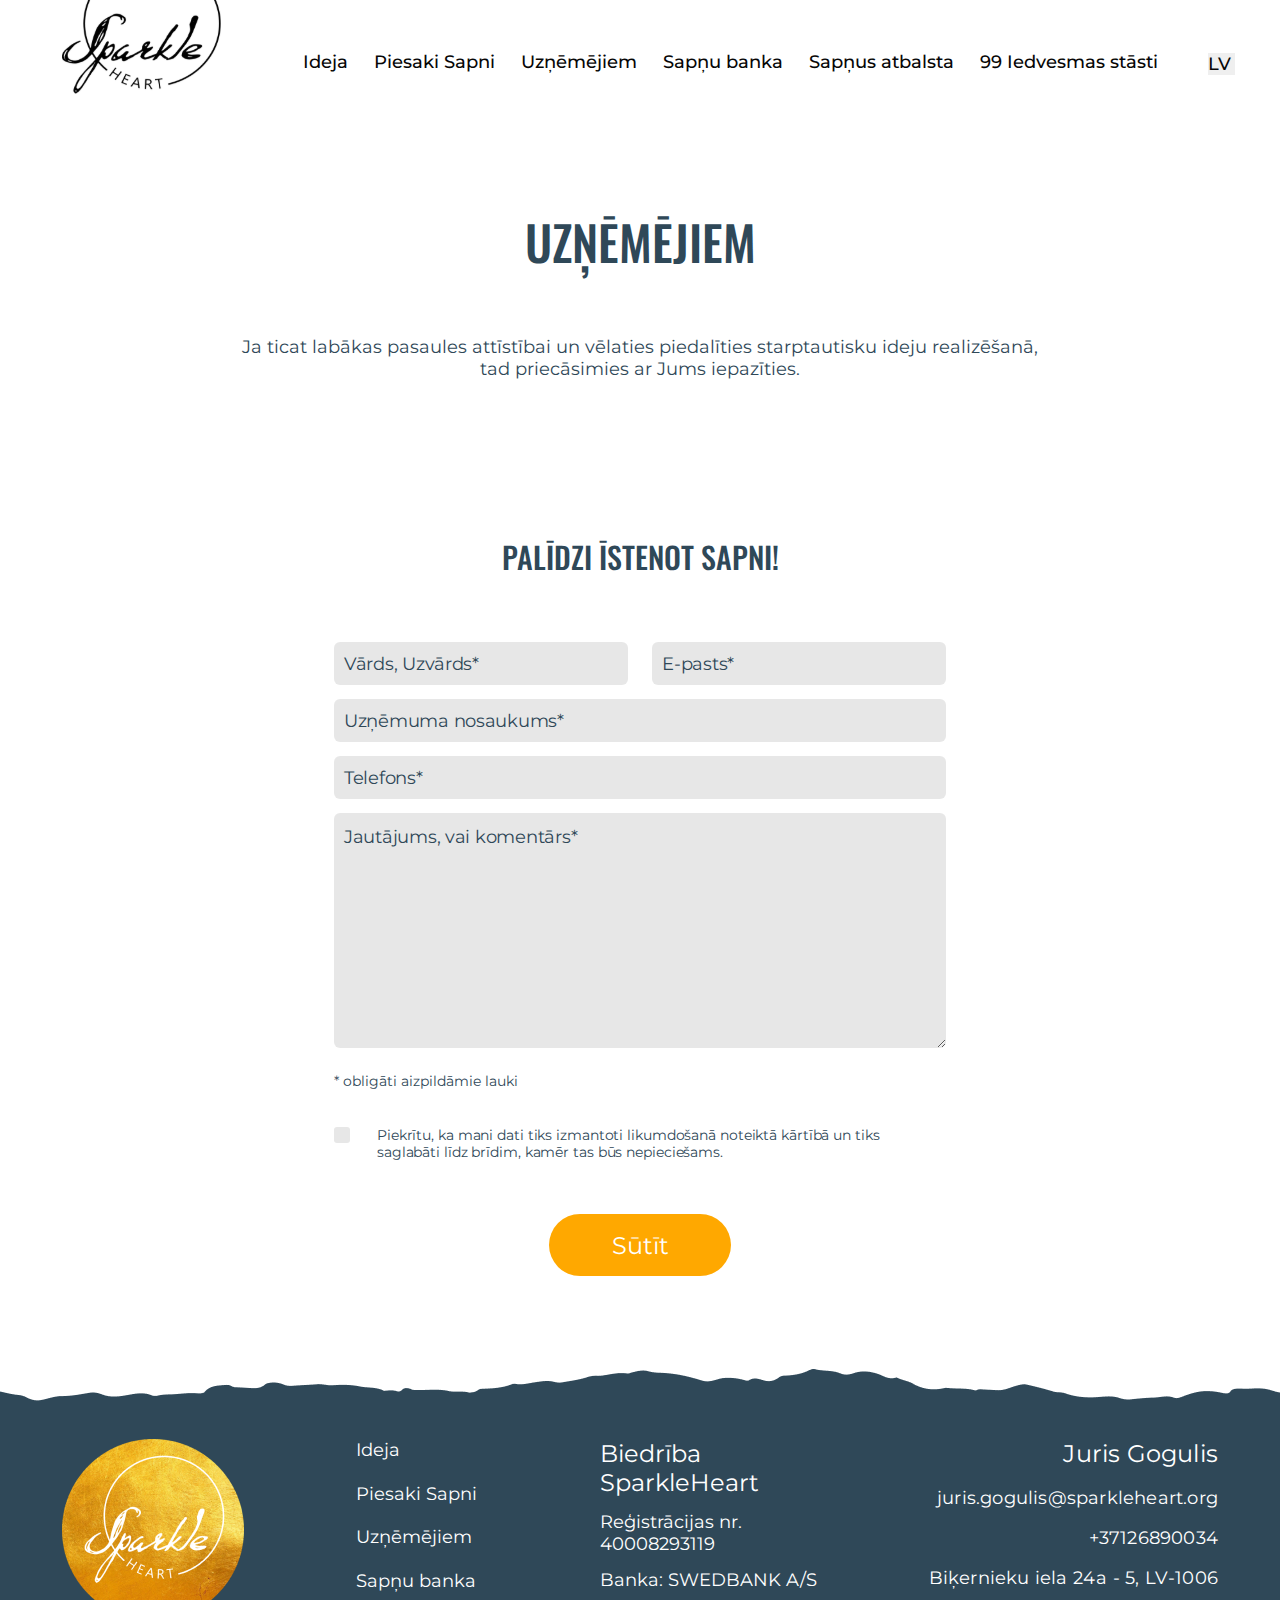
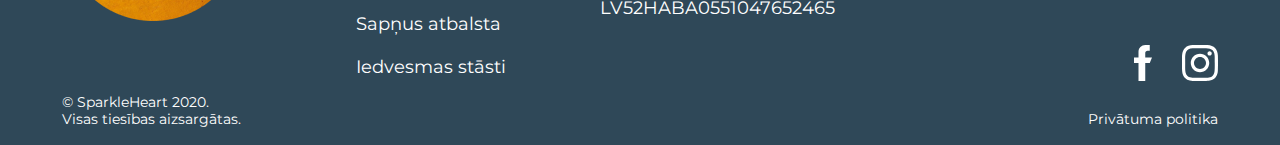
<file: uznemejiem.html>
<!DOCTYPE html>
<html lang="en">
<head>
  <meta charset="UTF-8">
  <meta http-equiv="X-UA-Compatible" content="IE=edge">
  <meta name="viewport" content="width=device-width, initial-scale=1.0">
  <link rel="stylesheet" href="assets/css/style.css">
  <link rel="icon" type="image/png" sizes="16x16" href="./assets/img/Favicon_small.png">
  <link rel="icon" type="image/png" sizes="32x32" href="./assets/img/Favicon_medium.png">
  <link rel="icon" type="image/png"  sizes="96x96" href="./assets/img/Favicon_large.png">
  <title>Home</title>
</head>
<body>
  <header class="header">
    <img class="logo" id="logo" src="assets/img/BlackLogo 3.svg" alt="#">
    <nav class="nav" id="links">
      <a class="nav-link" href="ideja.html">Ideja</a>
      <a class="nav-link" href="piesaki_sapni.html">Piesaki Sapni</a>
      <a class="nav-link" href="uznemejiem.html">Uzņēmējiem</a>
      <a class="nav-link" href="sapnu_banka.html">Sapņu banka</a>
      <a class="nav-link" href="sapnus_atbalsta.html">Sapņus atbalsta</a>
      <a class="nav-link" href="iedvesmas_stasti.html">99 Iedvesmas stāsti</a>
      <select class="language" name="lV">
        <option lang="lV" value="LV">LV</option>
        <option lang="EN" value="EN">EN</option>
        <option lang="RU" value="RU">RU</option>
      </select>
    </nav>
    <div class="hamburger" id="hamburger">
      <div class="bar"></div>
    </div>
    <nav class="mobile-nav" id="mobile-nav">
      <div class="languages">
        <a href=#">LV</a>
        <a href="#">EN</a>
        <a href="#">RU</a>
      </div>
        <a class="nav-link" href="ideja.html">Ideja</a>
        <a class="nav-link" href="piesaki_sapni.html">Piesaki Sapni</a>
        <a class="nav-link" href="uznemejiem.html">Uzņēmējiem</a>
        <a class="nav-link" href="sapnu_banka.html">Sapņu banka</a>
        <a class="nav-link" href="sapnus_atbalsta.html">Sapņus atbalsta</a>
        <a class="nav-link" href="iedvesmas_stasti.html">99 Iedvesmas stāsti</a>
    </nav>
  </header>
  <main class="main uznemejiem">
    <section class="top">
      <h1>UZŅĒMĒJIEM</h1>
      <p class="Text2">Ja ticat labākas pasaules attīstībai un vēlaties piedalīties starptautisku ideju realizēšanā, tad priecāsimies ar Jums iepazīties.
      </p>
    </section>
    <section class="contact">
      <h2>PALĪDZI ĪSTENOT SAPNI!</h2>
      <h2>SAZINĀTIES AR MUMS</h2>
      <form  class="form" action="submit">
        <div class="name-email">
          <input type="text" placeholder="Vārds, Uzvārds*">
          <input type="text" placeholder="E-pasts*">
        </div>
        <input class="company-name" type="text" placeholder="Uzņēmuma nosaukums*">
        <input class="mobile" type="tel" placeholder="Telefons*">
        <textarea name="" id="" cols="30" rows="10" placeholder="Jautājums, vai komentārs*"></textarea>
      </form>
      <p class="important">* obligāti aizpildāmie lauki</p>
      <div class="rules">
        <input type="checkbox" name="" id="">
        <span>Piekrītu, ka mani dati tiks izmantoti likumdošanā noteiktā kārtībā un tiks saglabāti līdz brīdim, kamēr tas būs nepieciešams.</span>
      </div>
      <button class="send">Sūtīt</button>
    </section>
  </main>
  <button id="scrollUpButton" class="scroll_up"><img class="scroll_arrow" src="./assets/img/Arrow.svg" alt="here"></button>
  <footer>
    <div class="footer-rows">
      <div class="row">
        <img class="footer-logo" src="./assets/img/GoldenV2Logo 3.png" alt="#">
        <p class="Text1">Juris Gogulis</p>
        <small>© SparkleHeart 2020.<br>Visas tiesības aizsargātas.</small>
      </div>
      <div class="row">
        <p class="Text2">Ideja</p>
        <p class="Text2">Piesaki Sapni</p>
        <p class="Text2">Uzņēmējiem</p>
        <p class="Text2">Sapņu banka</p>
        <p class="Text2">Sapņus atbalsta</p>
        <p class="Text2">Iedvesmas stāsti</p>
      </div>
      <div class="row">
        <p class="Text1">Biedrība SparkleHeart</p>
        <p class="Text2">Reģistrācijas nr. 40008293119</p>
        <p class="Text2">Banka: SWEDBANK A/S</p>
        <p class="Text2">LV52HABA0551047652465</p>
      </div>
      <div class="row">
        <p class="Text1">Juris Gogulis</p>
        <p class="Text2">juris.gogulis@sparkleheart.org</p>
        <p class="Text2">+37126890034</p>
        <p class="Text2">Biķernieku iela 24a - 5, LV-1006</p>
        <p class="Text1">Skatīt rekvizītus</p>
        <div class="socials">
          <img src="./assets/img/facebook.svg" alt="#">
          <img src="./assets/img/instagram.svg" alt="#">
        </div>
        <small class="for-mobile">© SparkleHeart 2020. Visas tiesības aizsargātas.</small>
        <small>Privātuma politika</small>
      </div>
    </div>
  </footer>
  <script src="assets/js/theme.js"></script>
</body>
</html>
</file>
